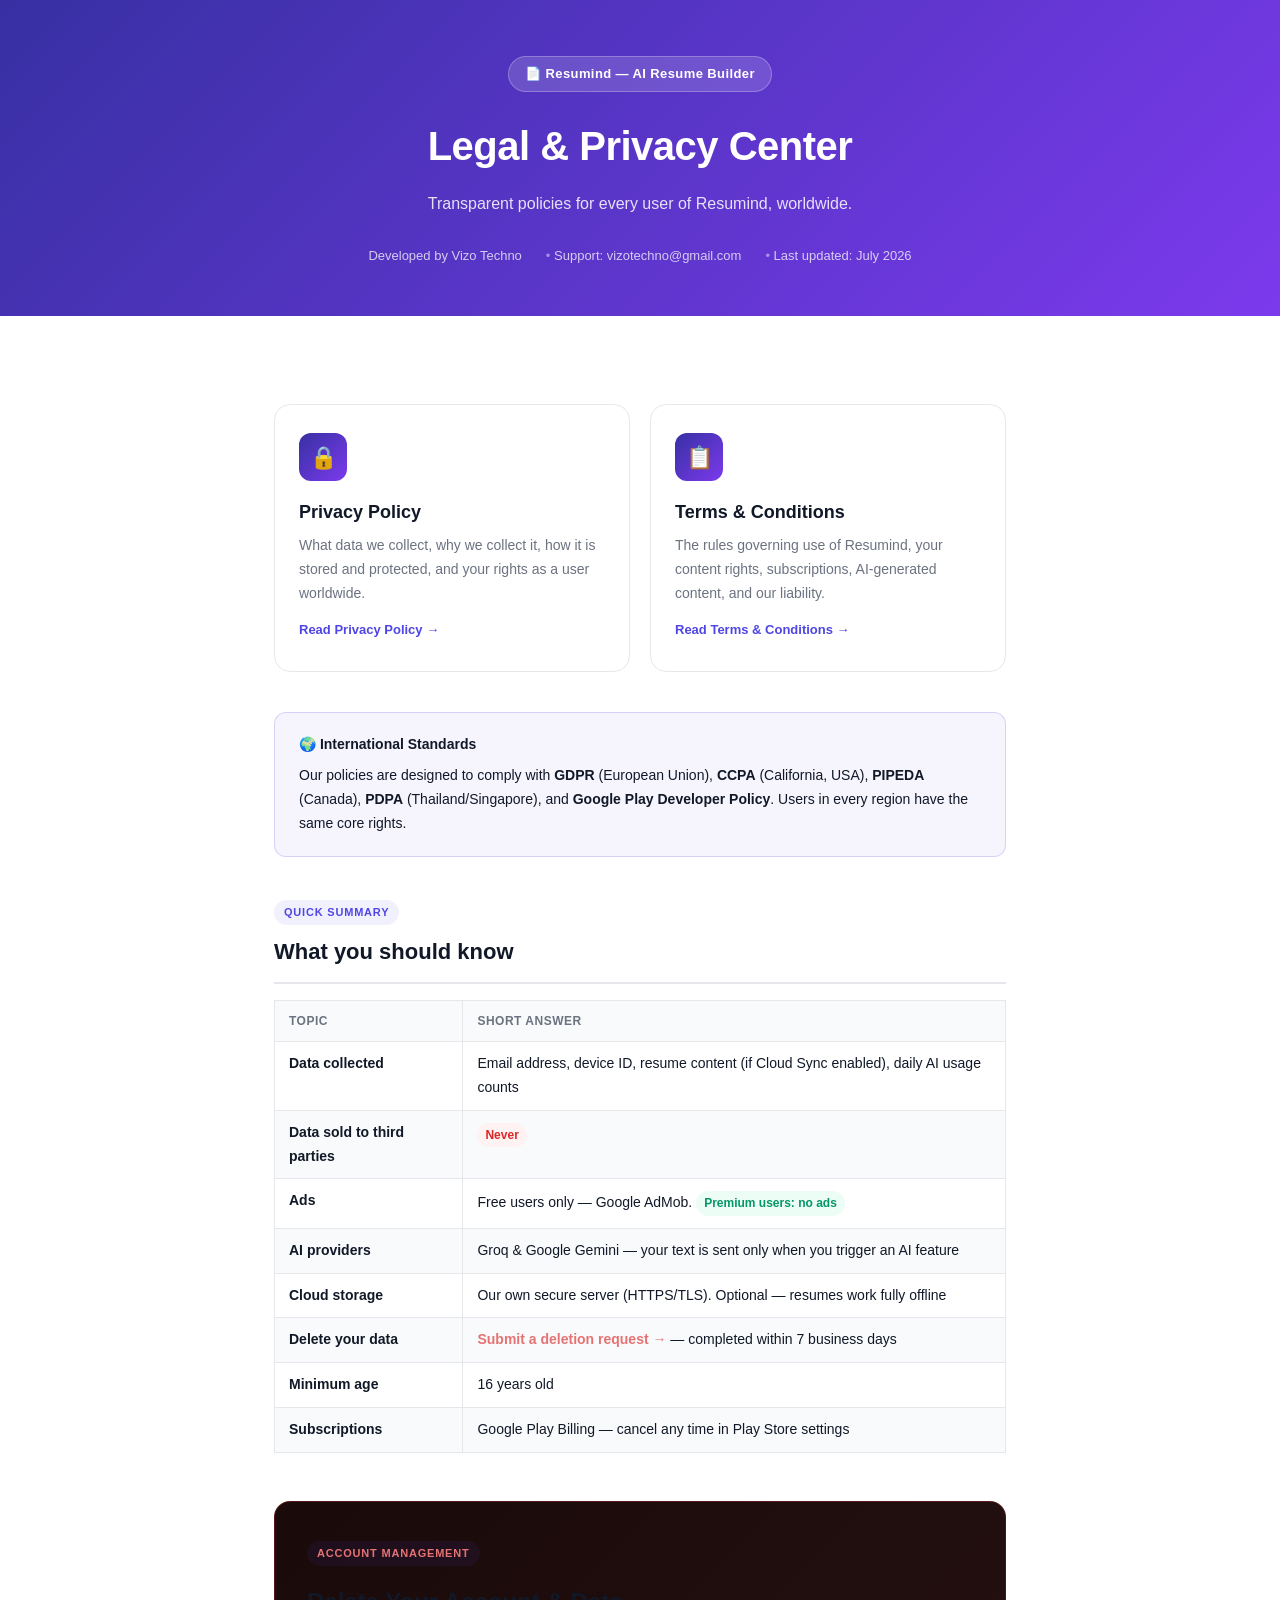
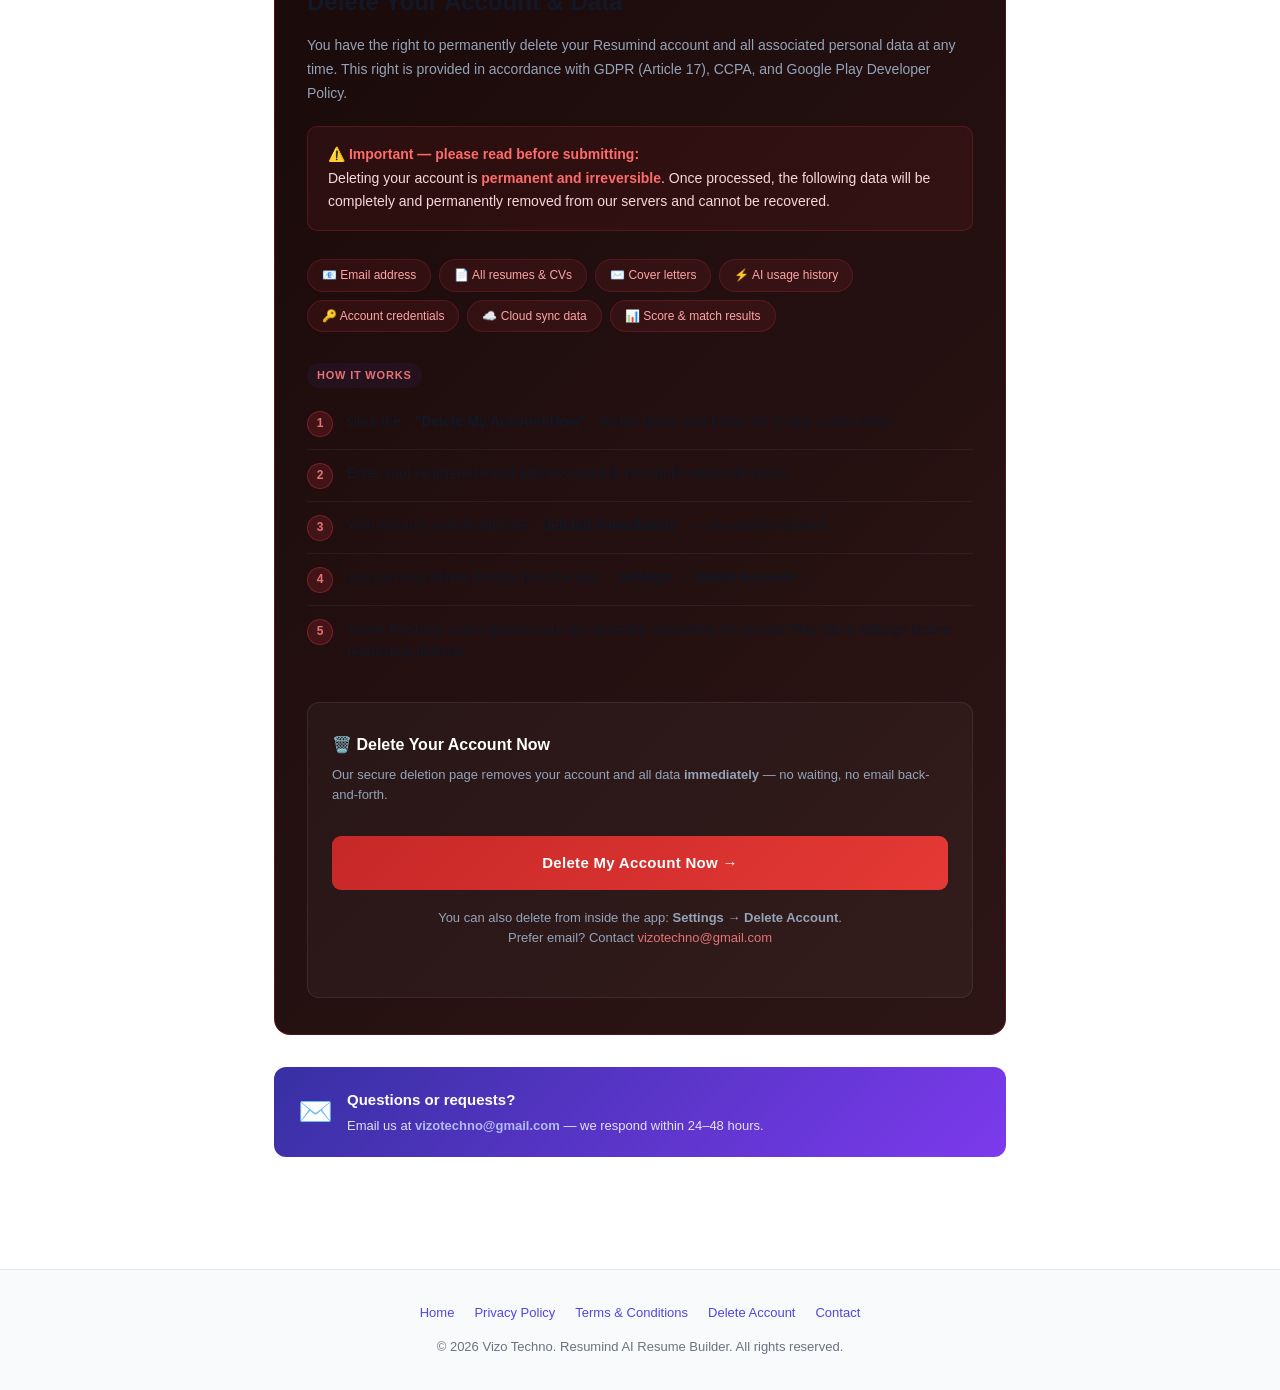
<file: index.html>
<!DOCTYPE html>
<html lang="en">
<head>
  <meta charset="UTF-8" />
  <meta name="viewport" content="width=device-width, initial-scale=1.0" />
  <title>Resumind — Legal &amp; Privacy</title>
  <meta name="description" content="Privacy Policy and Terms of Service for Resumind AI Resume Builder by Vizo Techno." />
  <link rel="stylesheet" href="style.css" />
  <style>
    /* ── Delete Account Section ─────────────────────────────── */
    .delete-hero {
      background: linear-gradient(135deg, #1a0a0a 0%, #2d1515 100%);
      border: 1px solid rgba(220, 53, 69, 0.25);
      border-radius: 16px;
      padding: 36px 32px;
      margin-top: 40px;
    }
    .delete-hero .section-label { color: #e57373; }
    .delete-warning {
      background: rgba(220, 53, 69, 0.08);
      border: 1px solid rgba(220, 53, 69, 0.22);
      border-radius: 10px;
      padding: 16px 20px;
      margin: 20px 0 28px;
      font-size: 14px;
      line-height: 1.7;
      color: #f8d7da;
    }
    .delete-warning strong { color: #ff6b6b; }
    .delete-steps {
      margin: 0 0 28px;
      padding-left: 0;
      list-style: none;
      counter-reset: steps;
    }
    .delete-steps li {
      counter-increment: steps;
      display: flex;
      align-items: flex-start;
      gap: 14px;
      padding: 12px 0;
      border-bottom: 1px solid rgba(255,255,255,0.05);
      font-size: 14px;
      line-height: 1.6;
    }
    .delete-steps li:last-child { border-bottom: none; }
    .delete-steps li::before {
      content: counter(steps);
      min-width: 26px;
      height: 26px;
      background: rgba(220,53,69,0.18);
      border: 1px solid rgba(220,53,69,0.35);
      border-radius: 50%;
      display: flex;
      align-items: center;
      justify-content: center;
      font-size: 12px;
      font-weight: 700;
      color: #e57373;
      flex-shrink: 0;
      margin-top: 1px;
    }
    .delete-form-wrap {
      background: rgba(255,255,255,0.03);
      border: 1px solid rgba(255,255,255,0.08);
      border-radius: 12px;
      padding: 28px 24px;
      margin-top: 8px;
    }
    .delete-form-wrap h3 {
      font-size: 16px;
      font-weight: 700;
      margin-bottom: 6px;
      color: #fff;
    }
    .delete-form-wrap p {
      font-size: 13px;
      color: #94a3b8;
      margin-bottom: 20px;
      line-height: 1.6;
    }
    .form-group { margin-bottom: 16px; }
    .form-group label {
      display: block;
      font-size: 12px;
      font-weight: 600;
      color: #94a3b8;
      text-transform: uppercase;
      letter-spacing: 0.6px;
      margin-bottom: 7px;
    }
    .form-group input,
    .form-group textarea,
    .form-group select {
      width: 100%;
      padding: 12px 16px;
      border-radius: 9px;
      border: 1px solid rgba(255,255,255,0.1);
      background: rgba(0,0,0,0.3);
      color: #fff;
      font-size: 14px;
      font-family: inherit;
      outline: none;
      transition: border-color 0.2s;
      box-sizing: border-box;
    }
    .form-group input:focus,
    .form-group textarea:focus,
    .form-group select:focus {
      border-color: #e57373;
    }
    .form-group select option { background: #1a1a2e; }
    .form-group textarea { resize: vertical; min-height: 100px; }
    .delete-btn {
      width: 100%;
      padding: 14px;
      background: linear-gradient(135deg, #c62828, #e53935);
      color: #fff;
      border: none;
      border-radius: 9px;
      font-size: 15px;
      font-weight: 700;
      cursor: pointer;
      letter-spacing: 0.3px;
      transition: opacity 0.2s, transform 0.1s;
      margin-top: 4px;
    }
    .delete-btn:hover { opacity: 0.88; transform: translateY(-1px); }
    .delete-btn:active { transform: translateY(0); }
    .form-note {
      font-size: 12px;
      color: #64748b;
      text-align: center;
      margin-top: 14px;
      line-height: 1.6;
    }
    .success-msg {
      display: none;
      background: rgba(34,197,94,0.10);
      border: 1px solid rgba(34,197,94,0.25);
      border-radius: 10px;
      padding: 20px;
      color: #86efac;
      font-size: 14px;
      text-align: center;
      line-height: 1.7;
      margin-top: 16px;
    }
    .data-deleted-list {
      display: flex;
      flex-wrap: wrap;
      gap: 8px;
      margin: 16px 0 0;
    }
    .data-tag {
      background: rgba(220,53,69,0.10);
      border: 1px solid rgba(220,53,69,0.20);
      border-radius: 20px;
      padding: 5px 14px;
      font-size: 12px;
      color: #fca5a5;
    }
  </style>
</head>
<body>

<header>
  <div class="header-badge">📄 Resumind — AI Resume Builder</div>
  <h1>Legal &amp; Privacy Center</h1>
  <p>Transparent policies for every user of Resumind, worldwide.</p>
  <div class="header-meta">
    <span>Developed by Vizo Techno</span>
    <span>Support: vizotechno@gmail.com</span>
    <span>Last updated: July 2026</span>
  </div>
</header>

<div class="container">

  <div class="hero-grid">
    <a class="hero-card" href="privacy-policy.html">
      <div class="icon">🔒</div>
      <h2>Privacy Policy</h2>
      <p>What data we collect, why we collect it, how it is stored and protected, and your rights as a user worldwide.</p>
      <div class="arrow">Read Privacy Policy →</div>
    </a>
    <a class="hero-card" href="terms.html">
      <div class="icon">📋</div>
      <h2>Terms &amp; Conditions</h2>
      <p>The rules governing use of Resumind, your content rights, subscriptions, AI-generated content, and our liability.</p>
      <div class="arrow">Read Terms &amp; Conditions →</div>
    </a>
  </div>

  <div class="card highlight">
    <div class="card-title">🌍 International Standards</div>
    <p>Our policies are designed to comply with <strong>GDPR</strong> (European Union), <strong>CCPA</strong> (California, USA), <strong>PIPEDA</strong> (Canada), <strong>PDPA</strong> (Thailand/Singapore), and <strong>Google Play Developer Policy</strong>. Users in every region have the same core rights.</p>
  </div>

  <div class="section" style="margin-top:40px;">
    <div class="section-label">Quick Summary</div>
    <h2>What you should know</h2>

    <table class="data-table">
      <thead>
        <tr>
          <th>Topic</th>
          <th>Short answer</th>
        </tr>
      </thead>
      <tbody>
        <tr>
          <td><strong>Data collected</strong></td>
          <td>Email address, device ID, resume content (if Cloud Sync enabled), daily AI usage counts</td>
        </tr>
        <tr>
          <td><strong>Data sold to third parties</strong></td>
          <td><span class="tag red">Never</span></td>
        </tr>
        <tr>
          <td><strong>Ads</strong></td>
          <td>Free users only — Google AdMob. <span class="tag green">Premium users: no ads</span></td>
        </tr>
        <tr>
          <td><strong>AI providers</strong></td>
          <td>Groq &amp; Google Gemini — your text is sent only when you trigger an AI feature</td>
        </tr>
        <tr>
          <td><strong>Cloud storage</strong></td>
          <td>Our own secure server (HTTPS/TLS). Optional — resumes work fully offline</td>
        </tr>
        <tr>
          <td><strong>Delete your data</strong></td>
          <td><a href="#delete-account" style="color:#e57373;font-weight:600;">Submit a deletion request →</a> — completed within 7 business days</td>
        </tr>
        <tr>
          <td><strong>Minimum age</strong></td>
          <td>16 years old</td>
        </tr>
        <tr>
          <td><strong>Subscriptions</strong></td>
          <td>Google Play Billing — cancel any time in Play Store settings</td>
        </tr>
      </tbody>
    </table>
  </div>

  <!-- ══════════════════════════════════════════════════════════
       DELETE ACCOUNT SECTION
  ══════════════════════════════════════════════════════════ -->
  <div id="delete-account" class="delete-hero">

    <div class="section-label">Account Management</div>
    <h2 style="margin-top:8px;margin-bottom:12px;">Delete Your Account &amp; Data</h2>
    <p style="font-size:14px;color:#94a3b8;line-height:1.7;margin-bottom:0;">
      You have the right to permanently delete your Resumind account and all associated personal data at any time.
      This right is provided in accordance with GDPR (Article 17), CCPA, and Google Play Developer Policy.
    </p>

    <div class="delete-warning">
      <strong>⚠️ Important — please read before submitting:</strong><br/>
      Deleting your account is <strong>permanent and irreversible</strong>. Once processed, the following data
      will be completely and permanently removed from our servers and cannot be recovered.
    </div>

    <div class="data-deleted-list">
      <span class="data-tag">📧 Email address</span>
      <span class="data-tag">📄 All resumes &amp; CVs</span>
      <span class="data-tag">✉️ Cover letters</span>
      <span class="data-tag">⚡ AI usage history</span>
      <span class="data-tag">🔑 Account credentials</span>
      <span class="data-tag">☁️ Cloud sync data</span>
      <span class="data-tag">📊 Score &amp; match results</span>
    </div>

    <div style="margin-top:28px;">
      <div class="section-label" style="margin-bottom:10px;">How it works</div>
      <ol class="delete-steps">
        <li>Click the <strong>"Delete My Account Now"</strong> button below and follow the 2-step confirmation.</li>
        <li>Enter your registered email address and tick the confirmation checkbox.</li>
        <li>Your account and all data are <strong>deleted immediately</strong> — no waiting required.</li>
        <li>You can also delete directly from the app: <strong>Settings → Delete Account</strong>.</li>
        <li>Active Premium subscriptions must be cancelled separately via Google Play Store settings before requesting deletion.</li>
      </ol>
    </div>

    <div class="delete-form-wrap">
      <h3>🗑️ Delete Your Account Now</h3>
      <p>Our secure deletion page removes your account and all data <strong>immediately</strong> — no waiting, no email back-and-forth.</p>

      <a href="https://cvbuilder.vizo-techno.com/delete-request.php" class="delete-btn" style="display:inline-block;text-align:center;text-decoration:none;margin-top:10px;padding:14px 28px;">
        Delete My Account Now →
      </a>

      <p class="form-note" style="margin-top:18px;">
        You can also delete from inside the app: <strong>Settings → Delete Account</strong>.<br/>
        Prefer email? Contact <a href="mailto:vizotechno@gmail.com?subject=Account%20Deletion%20Request%20%E2%80%94%20Resumind" style="color:#e57373;">vizotechno@gmail.com</a>
      </p>
    </div>

  </div>
  <!-- ══════════════════════════════════════════════════════════ -->

  <div class="contact-box">
    <div class="icon">✉️</div>
    <div>
      <h3>Questions or requests?</h3>
      <p>Email us at <a href="mailto:vizotechno@gmail.com">vizotechno@gmail.com</a> — we respond within 24–48 hours.</p>
    </div>
  </div>

</div>

<footer>
  <div class="footer-links">
    <a href="index.html">Home</a>
    <a href="privacy-policy.html">Privacy Policy</a>
    <a href="terms.html">Terms &amp; Conditions</a>
    <a href="#delete-account">Delete Account</a>
    <a href="mailto:vizotechno@gmail.com">Contact</a>
  </div>
  <p>© 2026 Vizo Techno. Resumind AI Resume Builder. All rights reserved.</p>
</footer>

<script>
  </script>

</body>
</html>
</file>
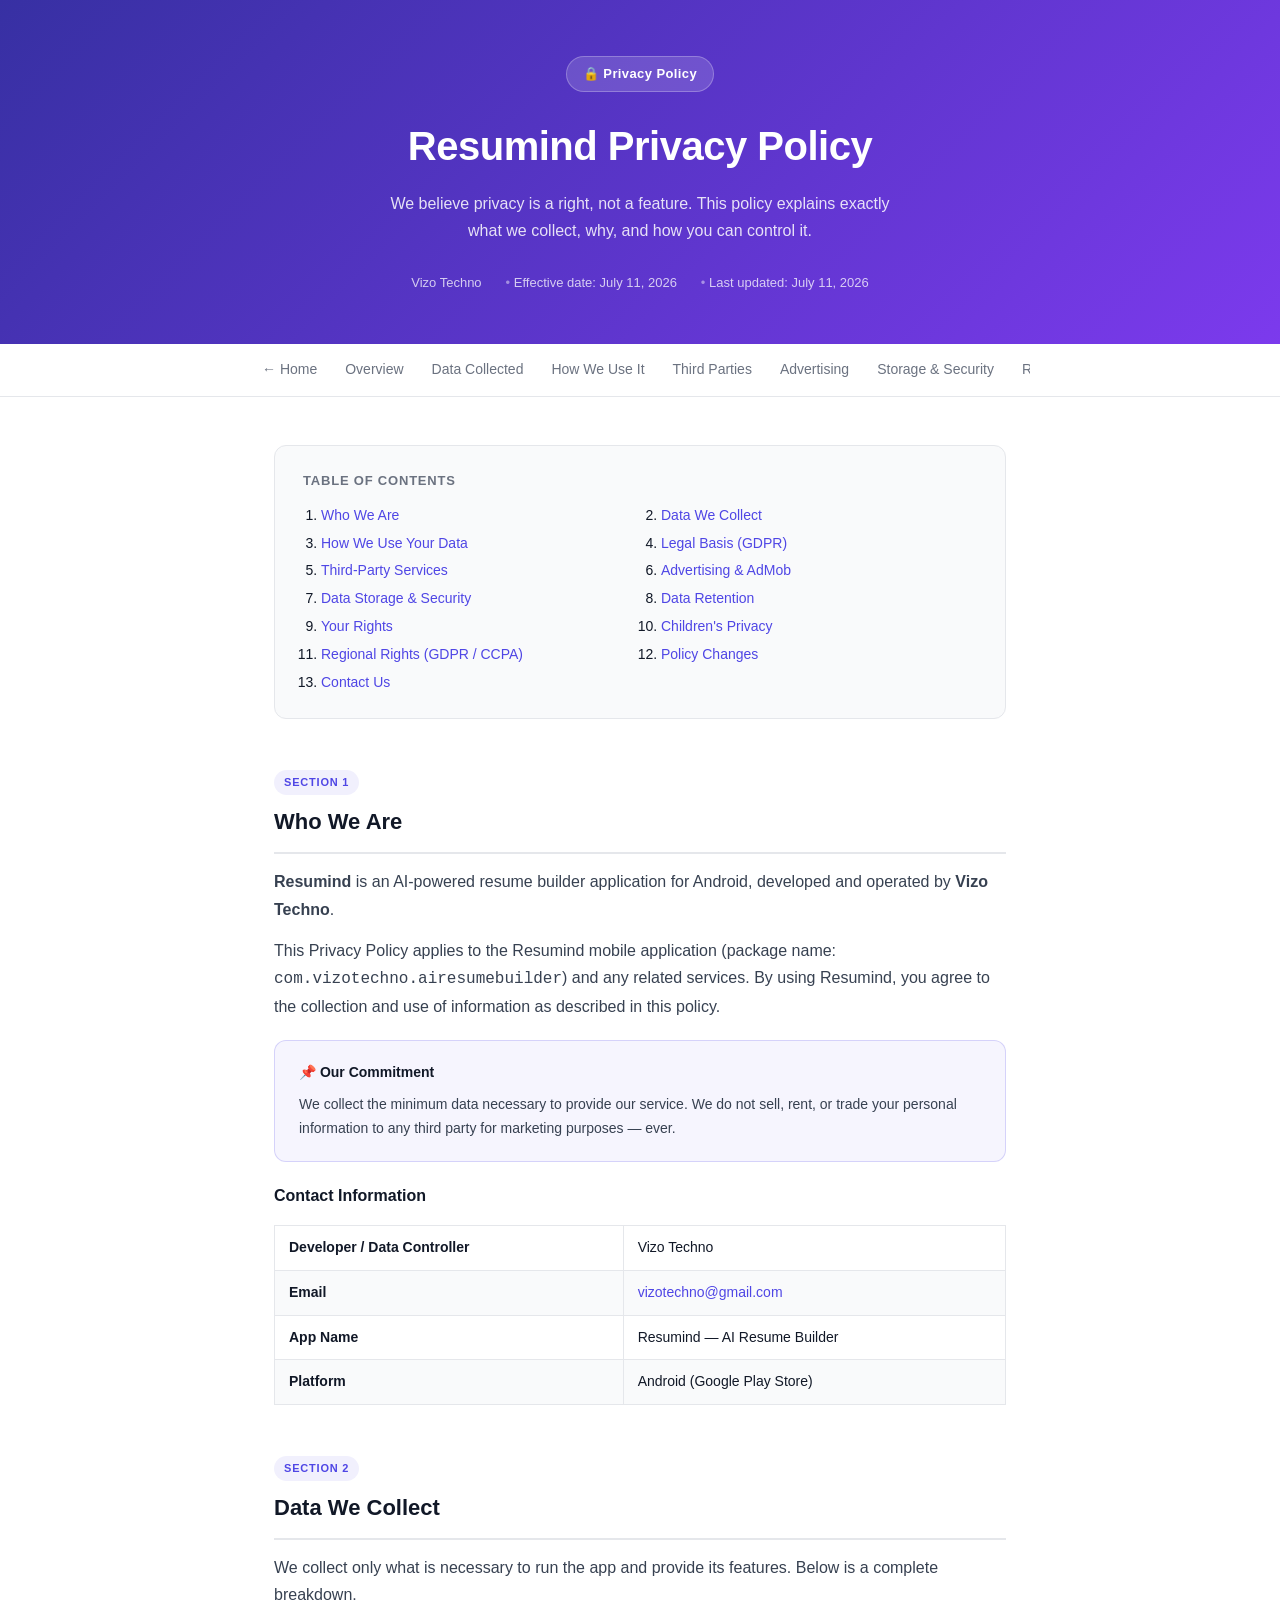
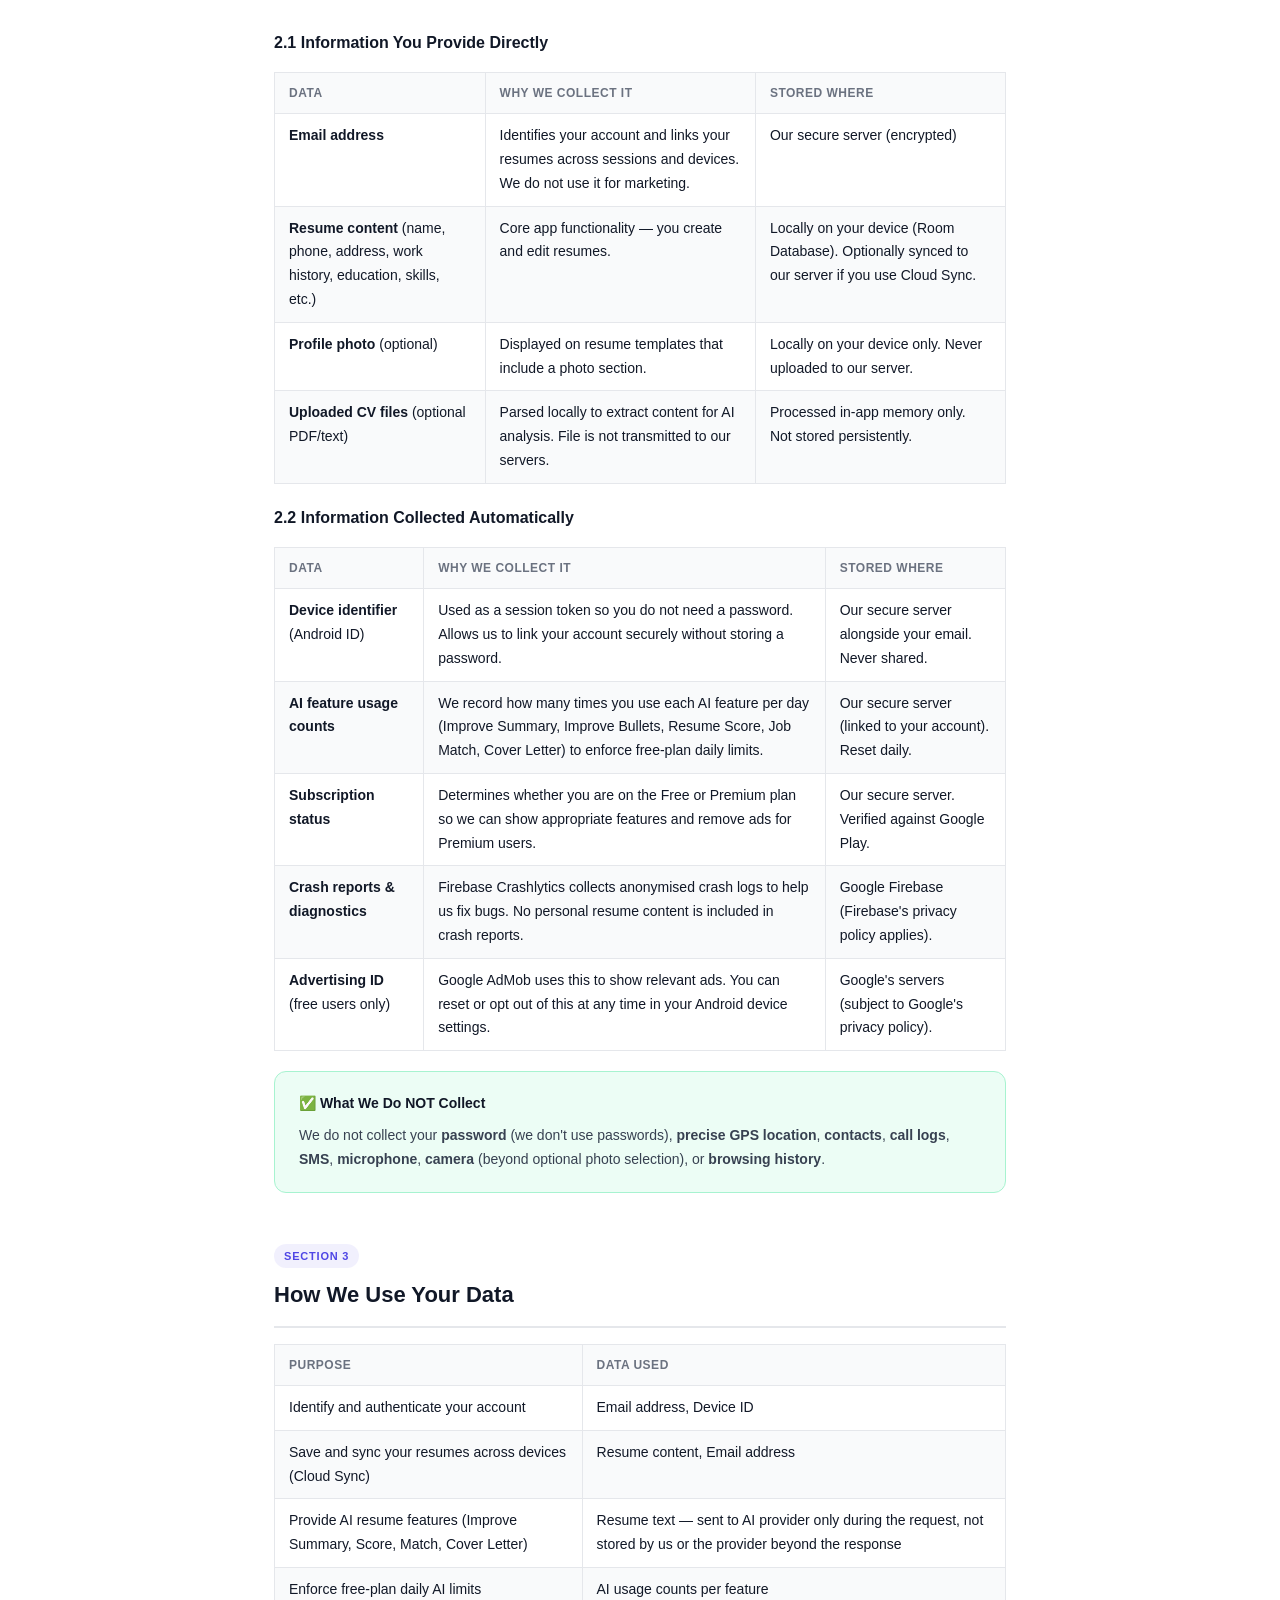
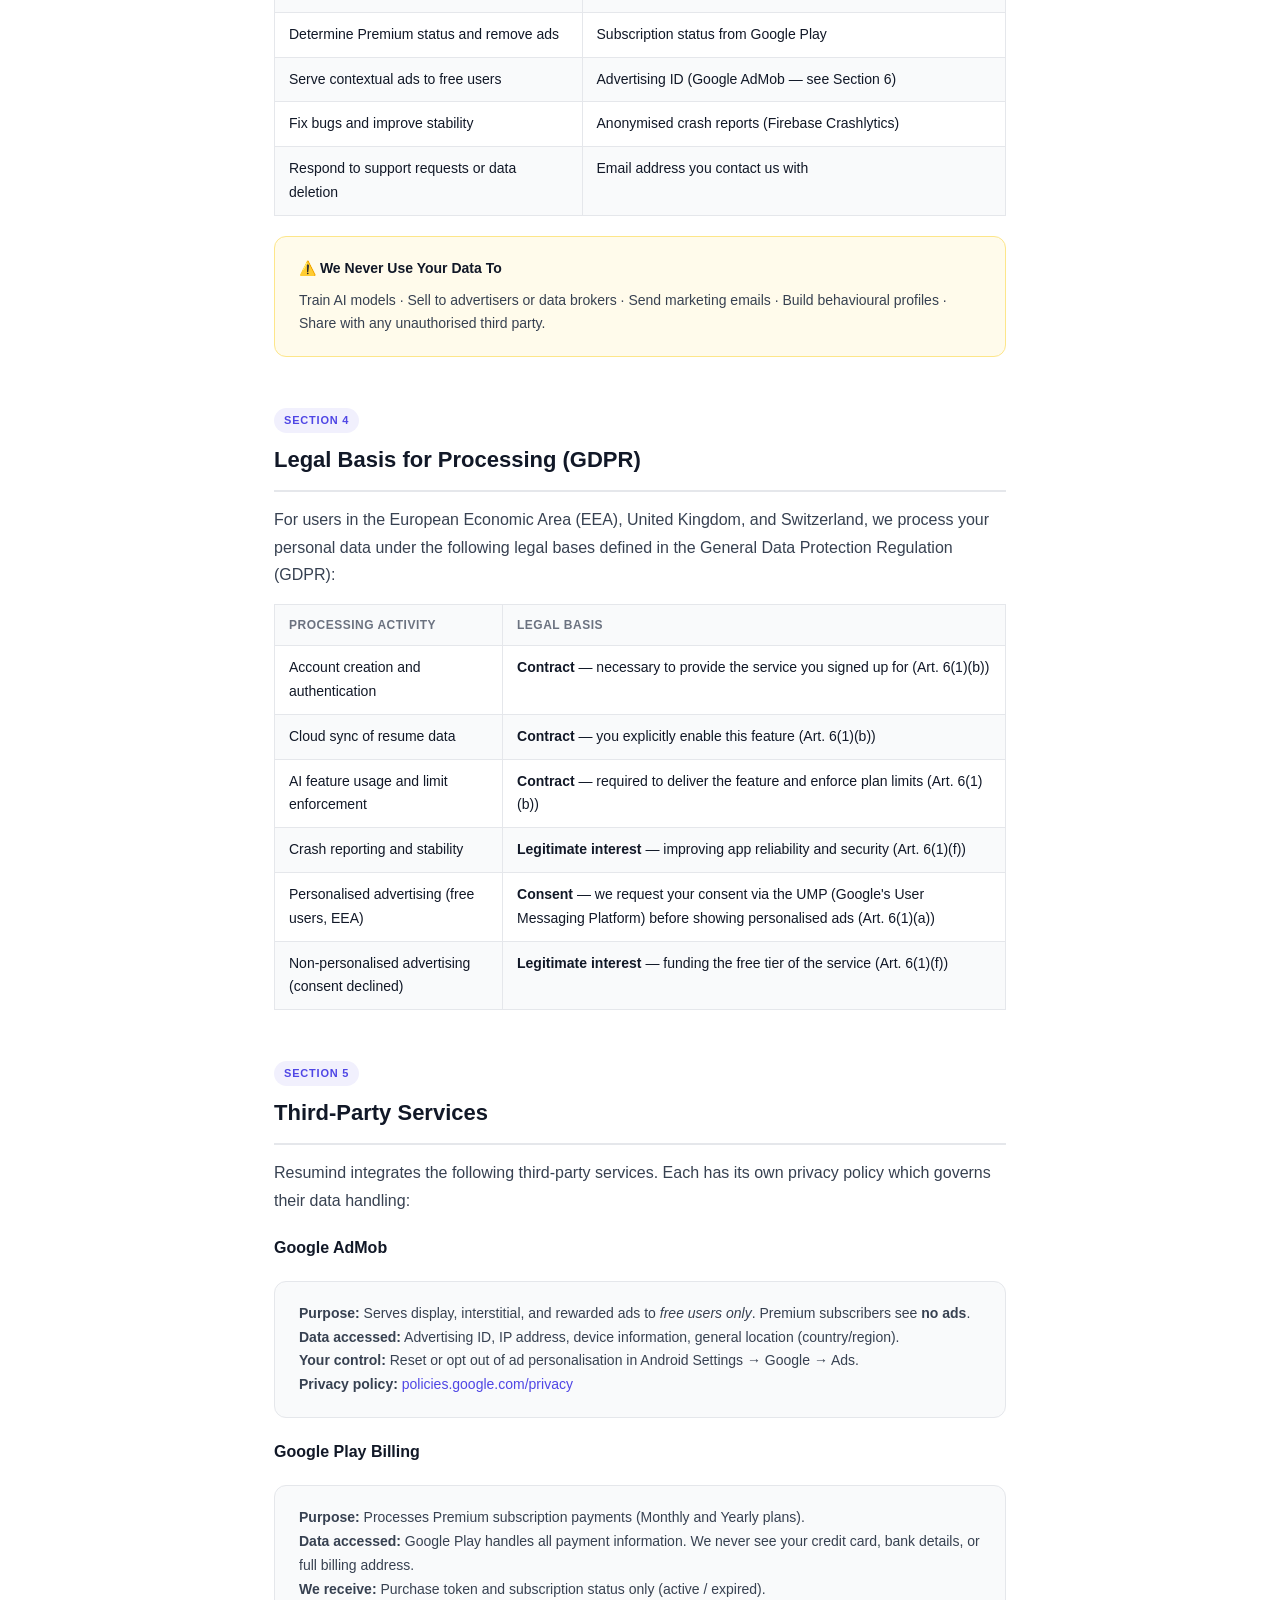
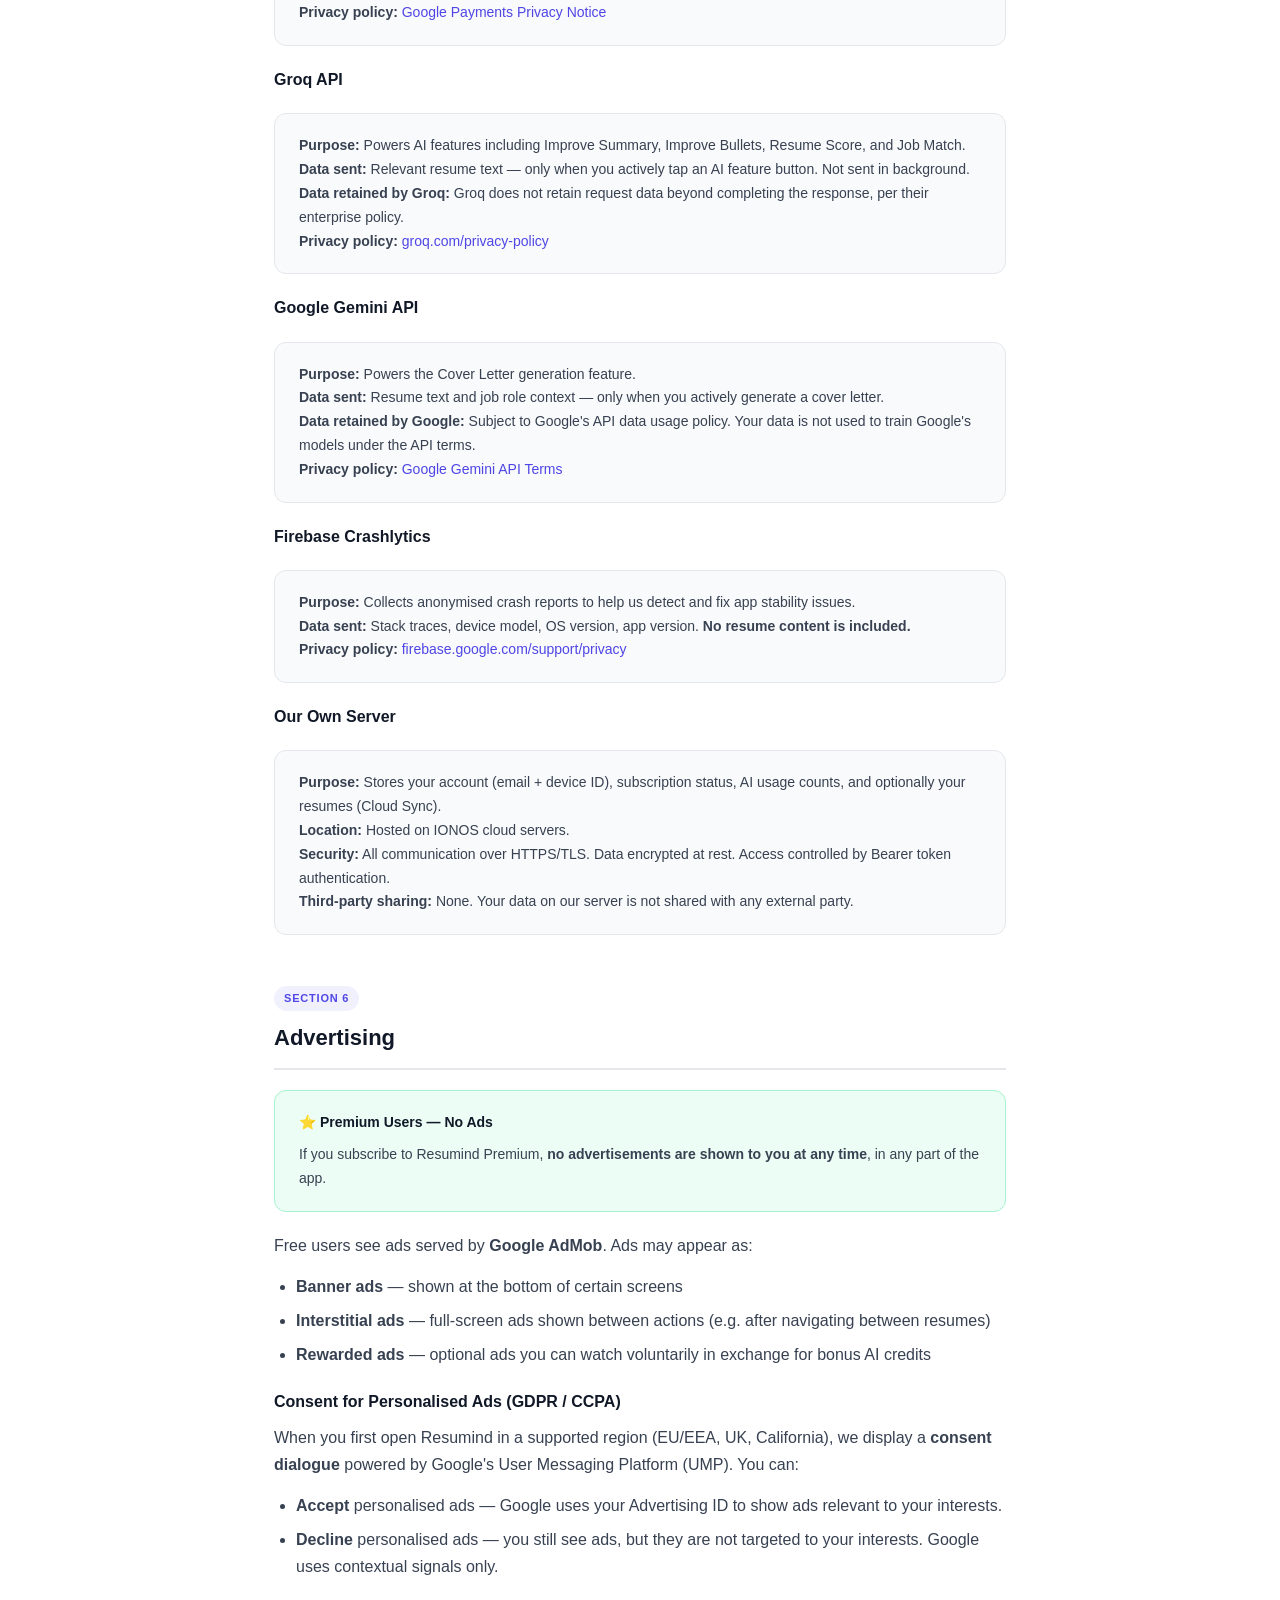
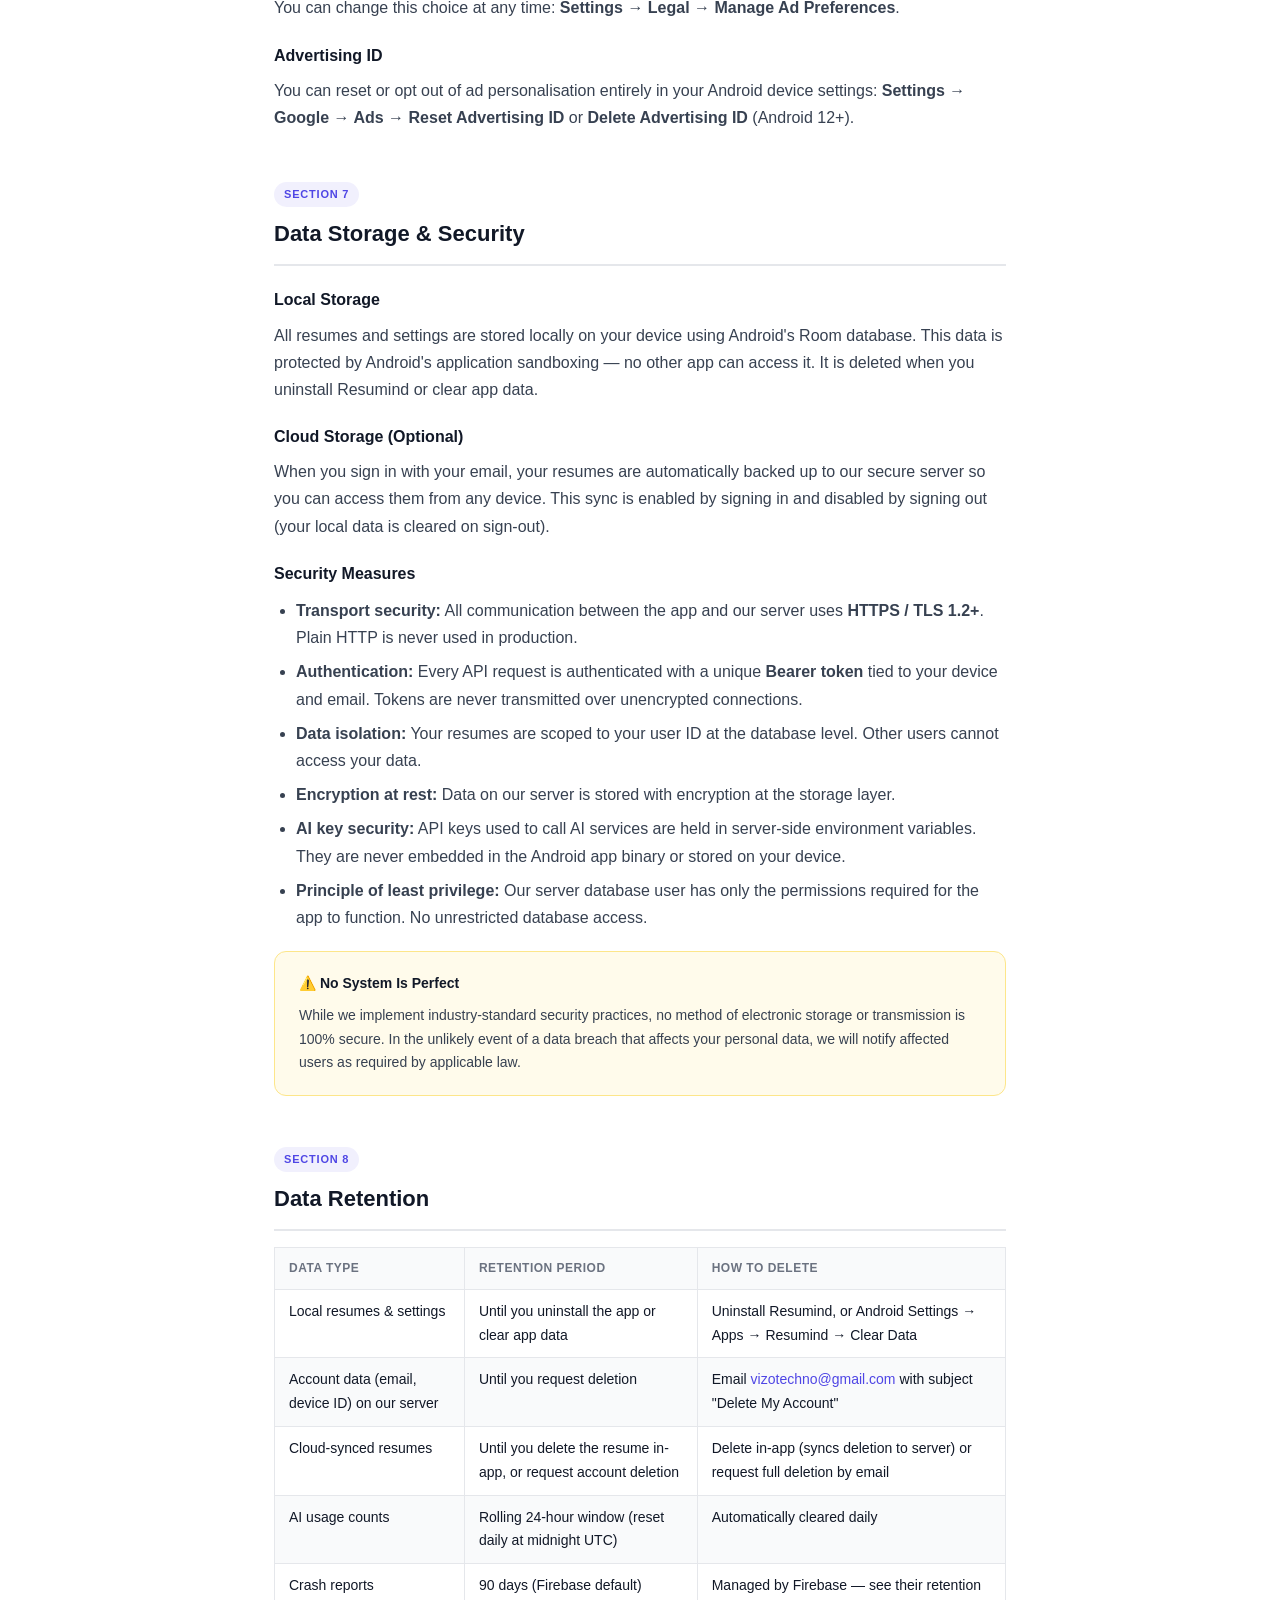
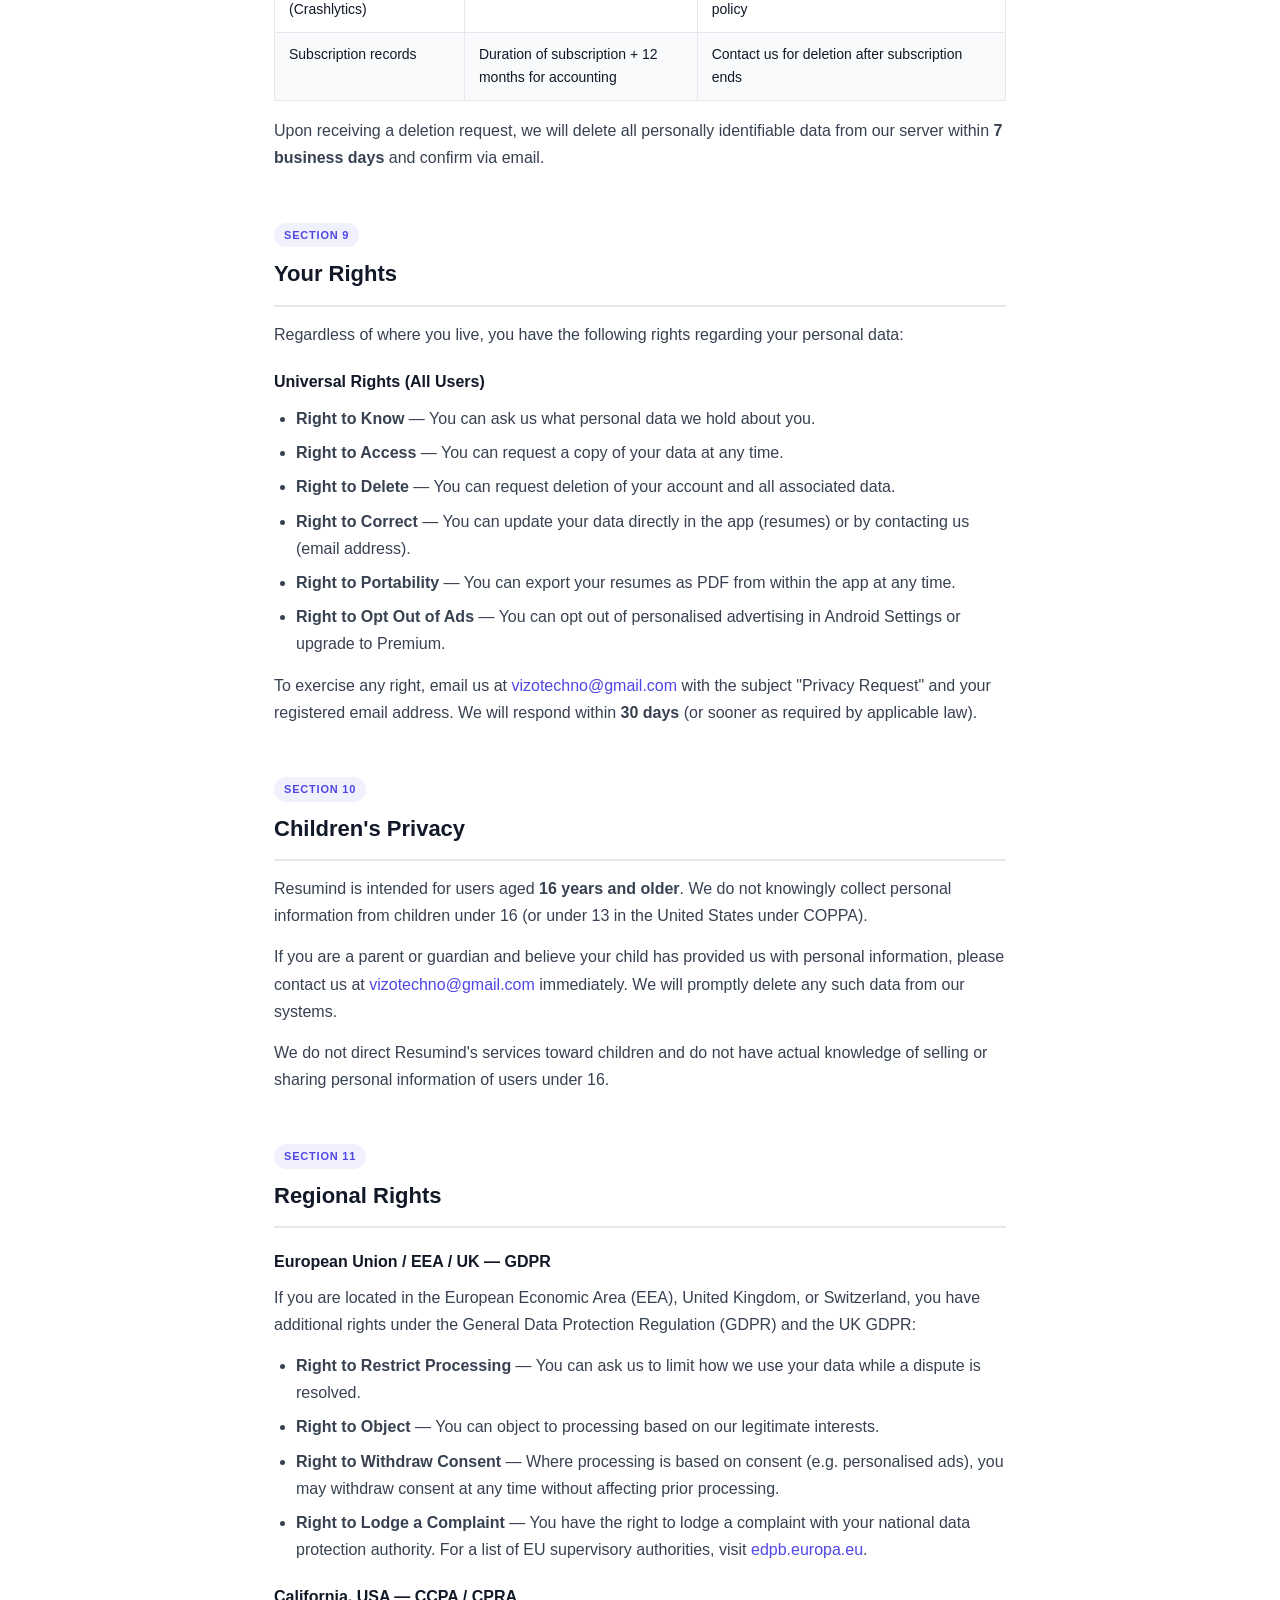
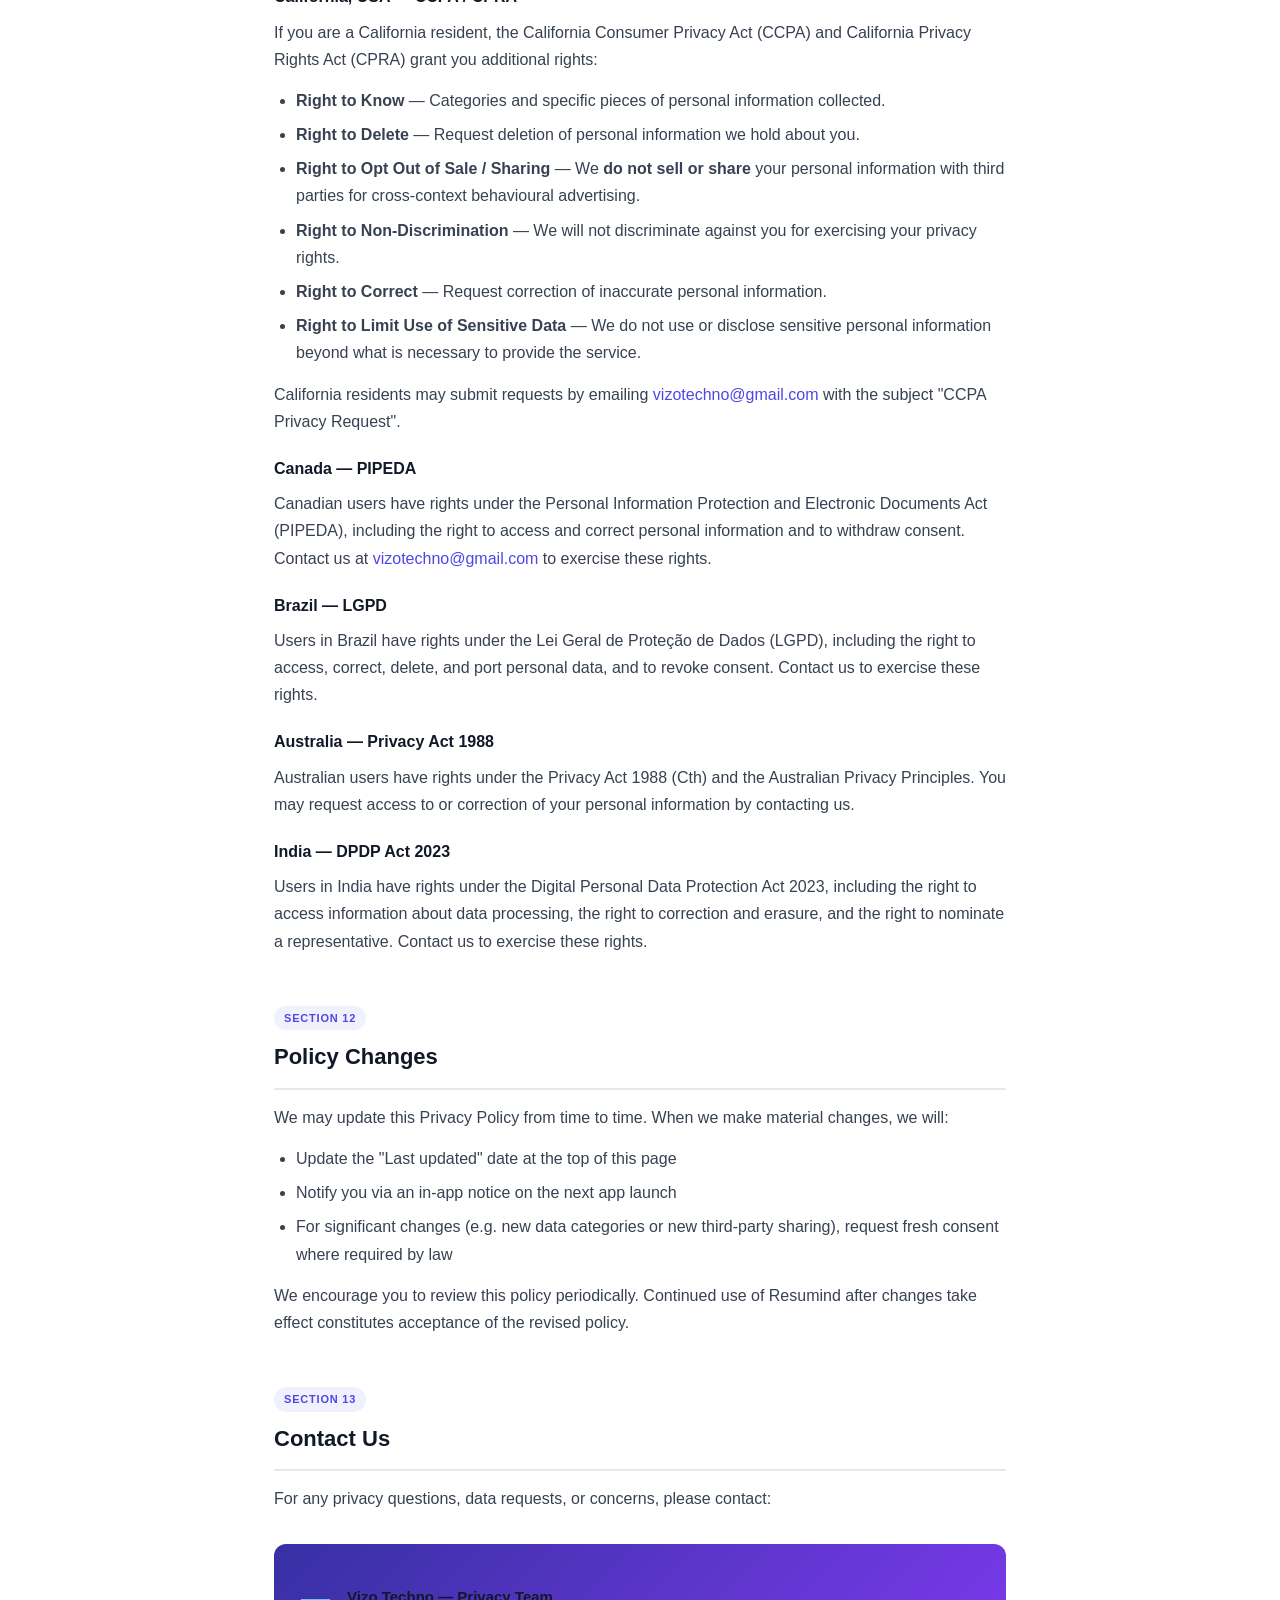
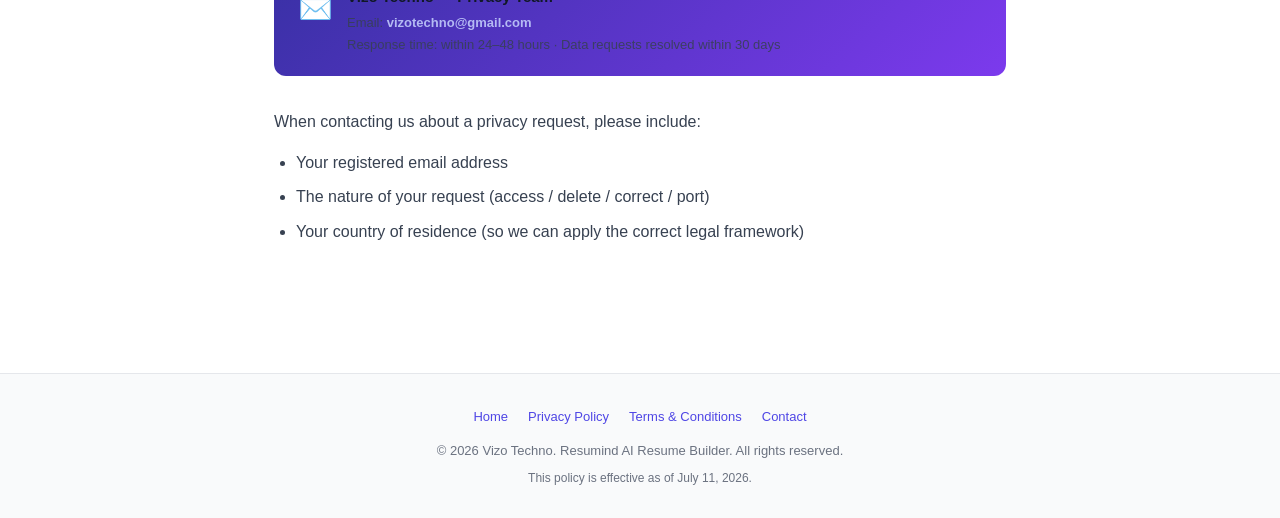
<file: privacy-policy.html>
<!DOCTYPE html>
<html lang="en">
<head>
  <meta charset="UTF-8" />
  <meta name="viewport" content="width=device-width, initial-scale=1.0" />
  <title>Privacy Policy — Resumind AI Resume Builder</title>
  <meta name="description" content="Privacy Policy for Resumind AI Resume Builder. Learn how Vizo Techno collects, uses, and protects your personal data." />
  <link rel="stylesheet" href="style.css" />
</head>
<body>

<header>
  <div class="header-badge">🔒 Privacy Policy</div>
  <h1>Resumind Privacy Policy</h1>
  <p>We believe privacy is a right, not a feature. This policy explains exactly what we collect, why, and how you can control it.</p>
  <div class="header-meta">
    <span>Vizo Techno</span>
    <span>Effective date: July 11, 2026</span>
    <span>Last updated: July 11, 2026</span>
  </div>
</header>

<nav class="topnav" aria-label="Page navigation">
  <div class="topnav-inner">
    <a href="index.html">← Home</a>
    <a href="#overview">Overview</a>
    <a href="#data-collected">Data Collected</a>
    <a href="#how-we-use">How We Use It</a>
    <a href="#third-parties">Third Parties</a>
    <a href="#advertising">Advertising</a>
    <a href="#storage">Storage &amp; Security</a>
    <a href="#retention">Retention</a>
    <a href="#your-rights">Your Rights</a>
    <a href="#children">Children</a>
    <a href="#regions">Regional Rights</a>
    <a href="#contact">Contact</a>
  </div>
</nav>

<div class="container">

  <nav class="toc" aria-label="Table of contents">
    <h2>Table of Contents</h2>
    <ol>
      <li><a href="#overview">Who We Are</a></li>
      <li><a href="#data-collected">Data We Collect</a></li>
      <li><a href="#how-we-use">How We Use Your Data</a></li>
      <li><a href="#legal-basis">Legal Basis (GDPR)</a></li>
      <li><a href="#third-parties">Third-Party Services</a></li>
      <li><a href="#advertising">Advertising &amp; AdMob</a></li>
      <li><a href="#storage">Data Storage &amp; Security</a></li>
      <li><a href="#retention">Data Retention</a></li>
      <li><a href="#your-rights">Your Rights</a></li>
      <li><a href="#children">Children's Privacy</a></li>
      <li><a href="#regions">Regional Rights (GDPR / CCPA)</a></li>
      <li><a href="#changes">Policy Changes</a></li>
      <li><a href="#contact">Contact Us</a></li>
    </ol>
  </nav>

  <!-- 1. Overview -->
  <section class="section" id="overview">
    <div class="section-label">Section 1</div>
    <h2>Who We Are</h2>
    <p><strong>Resumind</strong> is an AI-powered resume builder application for Android, developed and operated by <strong>Vizo Techno</strong>.</p>
    <p>This Privacy Policy applies to the Resumind mobile application (package name: <code>com.vizotechno.airesumebuilder</code>) and any related services. By using Resumind, you agree to the collection and use of information as described in this policy.</p>

    <div class="card highlight">
      <div class="card-title">📌 Our Commitment</div>
      <p>We collect the minimum data necessary to provide our service. We do not sell, rent, or trade your personal information to any third party for marketing purposes — ever.</p>
    </div>

    <h3>Contact Information</h3>
    <table class="data-table">
      <tr><td><strong>Developer / Data Controller</strong></td><td>Vizo Techno</td></tr>
      <tr><td><strong>Email</strong></td><td><a href="mailto:vizotechno@gmail.com">vizotechno@gmail.com</a></td></tr>
      <tr><td><strong>App Name</strong></td><td>Resumind — AI Resume Builder</td></tr>
      <tr><td><strong>Platform</strong></td><td>Android (Google Play Store)</td></tr>
    </table>
  </section>

  <!-- 2. Data Collected -->
  <section class="section" id="data-collected">
    <div class="section-label">Section 2</div>
    <h2>Data We Collect</h2>
    <p>We collect only what is necessary to run the app and provide its features. Below is a complete breakdown.</p>

    <h3>2.1 Information You Provide Directly</h3>
    <table class="data-table">
      <thead>
        <tr>
          <th>Data</th>
          <th>Why we collect it</th>
          <th>Stored where</th>
        </tr>
      </thead>
      <tbody>
        <tr>
          <td><strong>Email address</strong></td>
          <td>Identifies your account and links your resumes across sessions and devices. We do not use it for marketing.</td>
          <td>Our secure server (encrypted)</td>
        </tr>
        <tr>
          <td><strong>Resume content</strong> (name, phone, address, work history, education, skills, etc.)</td>
          <td>Core app functionality — you create and edit resumes.</td>
          <td>Locally on your device (Room Database). Optionally synced to our server if you use Cloud Sync.</td>
        </tr>
        <tr>
          <td><strong>Profile photo</strong> (optional)</td>
          <td>Displayed on resume templates that include a photo section.</td>
          <td>Locally on your device only. Never uploaded to our server.</td>
        </tr>
        <tr>
          <td><strong>Uploaded CV files</strong> (optional PDF/text)</td>
          <td>Parsed locally to extract content for AI analysis. File is not transmitted to our servers.</td>
          <td>Processed in-app memory only. Not stored persistently.</td>
        </tr>
      </tbody>
    </table>

    <h3>2.2 Information Collected Automatically</h3>
    <table class="data-table">
      <thead>
        <tr>
          <th>Data</th>
          <th>Why we collect it</th>
          <th>Stored where</th>
        </tr>
      </thead>
      <tbody>
        <tr>
          <td><strong>Device identifier</strong> (Android ID)</td>
          <td>Used as a session token so you do not need a password. Allows us to link your account securely without storing a password.</td>
          <td>Our secure server alongside your email. Never shared.</td>
        </tr>
        <tr>
          <td><strong>AI feature usage counts</strong></td>
          <td>We record how many times you use each AI feature per day (Improve Summary, Improve Bullets, Resume Score, Job Match, Cover Letter) to enforce free-plan daily limits.</td>
          <td>Our secure server (linked to your account). Reset daily.</td>
        </tr>
        <tr>
          <td><strong>Subscription status</strong></td>
          <td>Determines whether you are on the Free or Premium plan so we can show appropriate features and remove ads for Premium users.</td>
          <td>Our secure server. Verified against Google Play.</td>
        </tr>
        <tr>
          <td><strong>Crash reports &amp; diagnostics</strong></td>
          <td>Firebase Crashlytics collects anonymised crash logs to help us fix bugs. No personal resume content is included in crash reports.</td>
          <td>Google Firebase (Firebase's privacy policy applies).</td>
        </tr>
        <tr>
          <td><strong>Advertising ID</strong> (free users only)</td>
          <td>Google AdMob uses this to show relevant ads. You can reset or opt out of this at any time in your Android device settings.</td>
          <td>Google's servers (subject to Google's privacy policy).</td>
        </tr>
      </tbody>
    </table>

    <div class="card success">
      <div class="card-title">✅ What We Do NOT Collect</div>
      <p>We do not collect your <strong>password</strong> (we don't use passwords), <strong>precise GPS location</strong>, <strong>contacts</strong>, <strong>call logs</strong>, <strong>SMS</strong>, <strong>microphone</strong>, <strong>camera</strong> (beyond optional photo selection), or <strong>browsing history</strong>.</p>
    </div>
  </section>

  <!-- 3. How We Use -->
  <section class="section" id="how-we-use">
    <div class="section-label">Section 3</div>
    <h2>How We Use Your Data</h2>

    <table class="data-table">
      <thead>
        <tr>
          <th>Purpose</th>
          <th>Data used</th>
        </tr>
      </thead>
      <tbody>
        <tr>
          <td>Identify and authenticate your account</td>
          <td>Email address, Device ID</td>
        </tr>
        <tr>
          <td>Save and sync your resumes across devices (Cloud Sync)</td>
          <td>Resume content, Email address</td>
        </tr>
        <tr>
          <td>Provide AI resume features (Improve Summary, Score, Match, Cover Letter)</td>
          <td>Resume text — sent to AI provider only during the request, not stored by us or the provider beyond the response</td>
        </tr>
        <tr>
          <td>Enforce free-plan daily AI limits</td>
          <td>AI usage counts per feature</td>
        </tr>
        <tr>
          <td>Determine Premium status and remove ads</td>
          <td>Subscription status from Google Play</td>
        </tr>
        <tr>
          <td>Serve contextual ads to free users</td>
          <td>Advertising ID (Google AdMob — see Section 6)</td>
        </tr>
        <tr>
          <td>Fix bugs and improve stability</td>
          <td>Anonymised crash reports (Firebase Crashlytics)</td>
        </tr>
        <tr>
          <td>Respond to support requests or data deletion</td>
          <td>Email address you contact us with</td>
        </tr>
      </tbody>
    </table>

    <div class="card warning">
      <div class="card-title">⚠️ We Never Use Your Data To</div>
      <p>Train AI models · Sell to advertisers or data brokers · Send marketing emails · Build behavioural profiles · Share with any unauthorised third party.</p>
    </div>
  </section>

  <!-- 4. Legal Basis -->
  <section class="section" id="legal-basis">
    <div class="section-label">Section 4</div>
    <h2>Legal Basis for Processing (GDPR)</h2>
    <p>For users in the European Economic Area (EEA), United Kingdom, and Switzerland, we process your personal data under the following legal bases defined in the General Data Protection Regulation (GDPR):</p>

    <table class="data-table">
      <thead>
        <tr>
          <th>Processing activity</th>
          <th>Legal basis</th>
        </tr>
      </thead>
      <tbody>
        <tr>
          <td>Account creation and authentication</td>
          <td><strong>Contract</strong> — necessary to provide the service you signed up for (Art. 6(1)(b))</td>
        </tr>
        <tr>
          <td>Cloud sync of resume data</td>
          <td><strong>Contract</strong> — you explicitly enable this feature (Art. 6(1)(b))</td>
        </tr>
        <tr>
          <td>AI feature usage and limit enforcement</td>
          <td><strong>Contract</strong> — required to deliver the feature and enforce plan limits (Art. 6(1)(b))</td>
        </tr>
        <tr>
          <td>Crash reporting and stability</td>
          <td><strong>Legitimate interest</strong> — improving app reliability and security (Art. 6(1)(f))</td>
        </tr>
        <tr>
          <td>Personalised advertising (free users, EEA)</td>
          <td><strong>Consent</strong> — we request your consent via the UMP (Google's User Messaging Platform) before showing personalised ads (Art. 6(1)(a))</td>
        </tr>
        <tr>
          <td>Non-personalised advertising (consent declined)</td>
          <td><strong>Legitimate interest</strong> — funding the free tier of the service (Art. 6(1)(f))</td>
        </tr>
      </tbody>
    </table>
  </section>

  <!-- 5. Third Parties -->
  <section class="section" id="third-parties">
    <div class="section-label">Section 5</div>
    <h2>Third-Party Services</h2>
    <p>Resumind integrates the following third-party services. Each has its own privacy policy which governs their data handling:</p>

    <h3>Google AdMob</h3>
    <div class="card">
      <p><strong>Purpose:</strong> Serves display, interstitial, and rewarded ads to <em>free users only</em>. Premium subscribers see <strong>no ads</strong>.<br>
      <strong>Data accessed:</strong> Advertising ID, IP address, device information, general location (country/region).<br>
      <strong>Your control:</strong> Reset or opt out of ad personalisation in Android Settings → Google → Ads.<br>
      <strong>Privacy policy:</strong> <a href="https://policies.google.com/privacy" target="_blank" rel="noopener">policies.google.com/privacy</a></p>
    </div>

    <h3>Google Play Billing</h3>
    <div class="card">
      <p><strong>Purpose:</strong> Processes Premium subscription payments (Monthly and Yearly plans).<br>
      <strong>Data accessed:</strong> Google Play handles all payment information. We never see your credit card, bank details, or full billing address.<br>
      <strong>We receive:</strong> Purchase token and subscription status only (active / expired).<br>
      <strong>Privacy policy:</strong> <a href="https://payments.google.com/payments/apis-secure/get_legal_document?ldo=0&ldt=privacynotice" target="_blank" rel="noopener">Google Payments Privacy Notice</a></p>
    </div>

    <h3>Groq API</h3>
    <div class="card">
      <p><strong>Purpose:</strong> Powers AI features including Improve Summary, Improve Bullets, Resume Score, and Job Match.<br>
      <strong>Data sent:</strong> Relevant resume text — only when you actively tap an AI feature button. Not sent in background.<br>
      <strong>Data retained by Groq:</strong> Groq does not retain request data beyond completing the response, per their enterprise policy.<br>
      <strong>Privacy policy:</strong> <a href="https://groq.com/privacy-policy/" target="_blank" rel="noopener">groq.com/privacy-policy</a></p>
    </div>

    <h3>Google Gemini API</h3>
    <div class="card">
      <p><strong>Purpose:</strong> Powers the Cover Letter generation feature.<br>
      <strong>Data sent:</strong> Resume text and job role context — only when you actively generate a cover letter.<br>
      <strong>Data retained by Google:</strong> Subject to Google's API data usage policy. Your data is not used to train Google's models under the API terms.<br>
      <strong>Privacy policy:</strong> <a href="https://ai.google.dev/gemini-api/terms" target="_blank" rel="noopener">Google Gemini API Terms</a></p>
    </div>

    <h3>Firebase Crashlytics</h3>
    <div class="card">
      <p><strong>Purpose:</strong> Collects anonymised crash reports to help us detect and fix app stability issues.<br>
      <strong>Data sent:</strong> Stack traces, device model, OS version, app version. <strong>No resume content is included.</strong><br>
      <strong>Privacy policy:</strong> <a href="https://firebase.google.com/support/privacy" target="_blank" rel="noopener">firebase.google.com/support/privacy</a></p>
    </div>

    <h3>Our Own Server</h3>
    <div class="card">
      <p><strong>Purpose:</strong> Stores your account (email + device ID), subscription status, AI usage counts, and optionally your resumes (Cloud Sync).<br>
      <strong>Location:</strong> Hosted on IONOS cloud servers.<br>
      <strong>Security:</strong> All communication over HTTPS/TLS. Data encrypted at rest. Access controlled by Bearer token authentication.<br>
      <strong>Third-party sharing:</strong> None. Your data on our server is not shared with any external party.</p>
    </div>
  </section>

  <!-- 6. Advertising -->
  <section class="section" id="advertising">
    <div class="section-label">Section 6</div>
    <h2>Advertising</h2>

    <div class="card success">
      <div class="card-title">⭐ Premium Users — No Ads</div>
      <p>If you subscribe to Resumind Premium, <strong>no advertisements are shown to you at any time</strong>, in any part of the app.</p>
    </div>

    <p>Free users see ads served by <strong>Google AdMob</strong>. Ads may appear as:</p>
    <ul>
      <li><strong>Banner ads</strong> — shown at the bottom of certain screens</li>
      <li><strong>Interstitial ads</strong> — full-screen ads shown between actions (e.g. after navigating between resumes)</li>
      <li><strong>Rewarded ads</strong> — optional ads you can watch voluntarily in exchange for bonus AI credits</li>
    </ul>

    <h3>Consent for Personalised Ads (GDPR / CCPA)</h3>
    <p>When you first open Resumind in a supported region (EU/EEA, UK, California), we display a <strong>consent dialogue</strong> powered by Google's User Messaging Platform (UMP). You can:</p>
    <ul>
      <li><strong>Accept</strong> personalised ads — Google uses your Advertising ID to show ads relevant to your interests.</li>
      <li><strong>Decline</strong> personalised ads — you still see ads, but they are not targeted to your interests. Google uses contextual signals only.</li>
    </ul>
    <p>You can change this choice at any time: <strong>Settings → Legal → Manage Ad Preferences</strong>.</p>

    <h3>Advertising ID</h3>
    <p>You can reset or opt out of ad personalisation entirely in your Android device settings: <strong>Settings → Google → Ads → Reset Advertising ID</strong> or <strong>Delete Advertising ID</strong> (Android 12+).</p>
  </section>

  <!-- 7. Storage & Security -->
  <section class="section" id="storage">
    <div class="section-label">Section 7</div>
    <h2>Data Storage &amp; Security</h2>

    <h3>Local Storage</h3>
    <p>All resumes and settings are stored locally on your device using Android's Room database. This data is protected by Android's application sandboxing — no other app can access it. It is deleted when you uninstall Resumind or clear app data.</p>

    <h3>Cloud Storage (Optional)</h3>
    <p>When you sign in with your email, your resumes are automatically backed up to our secure server so you can access them from any device. This sync is enabled by signing in and disabled by signing out (your local data is cleared on sign-out).</p>

    <h3>Security Measures</h3>
    <ul>
      <li><strong>Transport security:</strong> All communication between the app and our server uses <strong>HTTPS / TLS 1.2+</strong>. Plain HTTP is never used in production.</li>
      <li><strong>Authentication:</strong> Every API request is authenticated with a unique <strong>Bearer token</strong> tied to your device and email. Tokens are never transmitted over unencrypted connections.</li>
      <li><strong>Data isolation:</strong> Your resumes are scoped to your user ID at the database level. Other users cannot access your data.</li>
      <li><strong>Encryption at rest:</strong> Data on our server is stored with encryption at the storage layer.</li>
      <li><strong>AI key security:</strong> API keys used to call AI services are held in server-side environment variables. They are never embedded in the Android app binary or stored on your device.</li>
      <li><strong>Principle of least privilege:</strong> Our server database user has only the permissions required for the app to function. No unrestricted database access.</li>
    </ul>

    <div class="card warning">
      <div class="card-title">⚠️ No System Is Perfect</div>
      <p>While we implement industry-standard security practices, no method of electronic storage or transmission is 100% secure. In the unlikely event of a data breach that affects your personal data, we will notify affected users as required by applicable law.</p>
    </div>
  </section>

  <!-- 8. Retention -->
  <section class="section" id="retention">
    <div class="section-label">Section 8</div>
    <h2>Data Retention</h2>

    <table class="data-table">
      <thead>
        <tr>
          <th>Data type</th>
          <th>Retention period</th>
          <th>How to delete</th>
        </tr>
      </thead>
      <tbody>
        <tr>
          <td>Local resumes &amp; settings</td>
          <td>Until you uninstall the app or clear app data</td>
          <td>Uninstall Resumind, or Android Settings → Apps → Resumind → Clear Data</td>
        </tr>
        <tr>
          <td>Account data (email, device ID) on our server</td>
          <td>Until you request deletion</td>
          <td>Email <a href="mailto:vizotechno@gmail.com">vizotechno@gmail.com</a> with subject "Delete My Account"</td>
        </tr>
        <tr>
          <td>Cloud-synced resumes</td>
          <td>Until you delete the resume in-app, or request account deletion</td>
          <td>Delete in-app (syncs deletion to server) or request full deletion by email</td>
        </tr>
        <tr>
          <td>AI usage counts</td>
          <td>Rolling 24-hour window (reset daily at midnight UTC)</td>
          <td>Automatically cleared daily</td>
        </tr>
        <tr>
          <td>Crash reports (Crashlytics)</td>
          <td>90 days (Firebase default)</td>
          <td>Managed by Firebase — see their retention policy</td>
        </tr>
        <tr>
          <td>Subscription records</td>
          <td>Duration of subscription + 12 months for accounting</td>
          <td>Contact us for deletion after subscription ends</td>
        </tr>
      </tbody>
    </table>

    <p>Upon receiving a deletion request, we will delete all personally identifiable data from our server within <strong>7 business days</strong> and confirm via email.</p>
  </section>

  <!-- 9. Your Rights -->
  <section class="section" id="your-rights">
    <div class="section-label">Section 9</div>
    <h2>Your Rights</h2>
    <p>Regardless of where you live, you have the following rights regarding your personal data:</p>

    <h3>Universal Rights (All Users)</h3>
    <ul>
      <li><strong>Right to Know</strong> — You can ask us what personal data we hold about you.</li>
      <li><strong>Right to Access</strong> — You can request a copy of your data at any time.</li>
      <li><strong>Right to Delete</strong> — You can request deletion of your account and all associated data.</li>
      <li><strong>Right to Correct</strong> — You can update your data directly in the app (resumes) or by contacting us (email address).</li>
      <li><strong>Right to Portability</strong> — You can export your resumes as PDF from within the app at any time.</li>
      <li><strong>Right to Opt Out of Ads</strong> — You can opt out of personalised advertising in Android Settings or upgrade to Premium.</li>
    </ul>

    <p>To exercise any right, email us at <a href="mailto:vizotechno@gmail.com">vizotechno@gmail.com</a> with the subject "Privacy Request" and your registered email address. We will respond within <strong>30 days</strong> (or sooner as required by applicable law).</p>
  </section>

  <!-- 10. Children -->
  <section class="section" id="children">
    <div class="section-label">Section 10</div>
    <h2>Children's Privacy</h2>
    <p>Resumind is intended for users aged <strong>16 years and older</strong>. We do not knowingly collect personal information from children under 16 (or under 13 in the United States under COPPA).</p>
    <p>If you are a parent or guardian and believe your child has provided us with personal information, please contact us at <a href="mailto:vizotechno@gmail.com">vizotechno@gmail.com</a> immediately. We will promptly delete any such data from our systems.</p>
    <p>We do not direct Resumind's services toward children and do not have actual knowledge of selling or sharing personal information of users under 16.</p>
  </section>

  <!-- 11. Regional Rights -->
  <section class="section" id="regions">
    <div class="section-label">Section 11</div>
    <h2>Regional Rights</h2>

    <h3>European Union / EEA / UK — GDPR</h3>
    <p>If you are located in the European Economic Area (EEA), United Kingdom, or Switzerland, you have additional rights under the General Data Protection Regulation (GDPR) and the UK GDPR:</p>
    <ul>
      <li><strong>Right to Restrict Processing</strong> — You can ask us to limit how we use your data while a dispute is resolved.</li>
      <li><strong>Right to Object</strong> — You can object to processing based on our legitimate interests.</li>
      <li><strong>Right to Withdraw Consent</strong> — Where processing is based on consent (e.g. personalised ads), you may withdraw consent at any time without affecting prior processing.</li>
      <li><strong>Right to Lodge a Complaint</strong> — You have the right to lodge a complaint with your national data protection authority. For a list of EU supervisory authorities, visit <a href="https://edpb.europa.eu/about-edpb/about-edpb/members_en" target="_blank" rel="noopener">edpb.europa.eu</a>.</li>
    </ul>

    <h3>California, USA — CCPA / CPRA</h3>
    <p>If you are a California resident, the California Consumer Privacy Act (CCPA) and California Privacy Rights Act (CPRA) grant you additional rights:</p>
    <ul>
      <li><strong>Right to Know</strong> — Categories and specific pieces of personal information collected.</li>
      <li><strong>Right to Delete</strong> — Request deletion of personal information we hold about you.</li>
      <li><strong>Right to Opt Out of Sale / Sharing</strong> — We <strong>do not sell or share</strong> your personal information with third parties for cross-context behavioural advertising.</li>
      <li><strong>Right to Non-Discrimination</strong> — We will not discriminate against you for exercising your privacy rights.</li>
      <li><strong>Right to Correct</strong> — Request correction of inaccurate personal information.</li>
      <li><strong>Right to Limit Use of Sensitive Data</strong> — We do not use or disclose sensitive personal information beyond what is necessary to provide the service.</li>
    </ul>
    <p>California residents may submit requests by emailing <a href="mailto:vizotechno@gmail.com">vizotechno@gmail.com</a> with the subject "CCPA Privacy Request".</p>

    <h3>Canada — PIPEDA</h3>
    <p>Canadian users have rights under the Personal Information Protection and Electronic Documents Act (PIPEDA), including the right to access and correct personal information and to withdraw consent. Contact us at <a href="mailto:vizotechno@gmail.com">vizotechno@gmail.com</a> to exercise these rights.</p>

    <h3>Brazil — LGPD</h3>
    <p>Users in Brazil have rights under the Lei Geral de Proteção de Dados (LGPD), including the right to access, correct, delete, and port personal data, and to revoke consent. Contact us to exercise these rights.</p>

    <h3>Australia — Privacy Act 1988</h3>
    <p>Australian users have rights under the Privacy Act 1988 (Cth) and the Australian Privacy Principles. You may request access to or correction of your personal information by contacting us.</p>

    <h3>India — DPDP Act 2023</h3>
    <p>Users in India have rights under the Digital Personal Data Protection Act 2023, including the right to access information about data processing, the right to correction and erasure, and the right to nominate a representative. Contact us to exercise these rights.</p>
  </section>

  <!-- 12. Changes -->
  <section class="section" id="changes">
    <div class="section-label">Section 12</div>
    <h2>Policy Changes</h2>
    <p>We may update this Privacy Policy from time to time. When we make material changes, we will:</p>
    <ul>
      <li>Update the "Last updated" date at the top of this page</li>
      <li>Notify you via an in-app notice on the next app launch</li>
      <li>For significant changes (e.g. new data categories or new third-party sharing), request fresh consent where required by law</li>
    </ul>
    <p>We encourage you to review this policy periodically. Continued use of Resumind after changes take effect constitutes acceptance of the revised policy.</p>
  </section>

  <!-- 13. Contact -->
  <section class="section" id="contact">
    <div class="section-label">Section 13</div>
    <h2>Contact Us</h2>
    <p>For any privacy questions, data requests, or concerns, please contact:</p>

    <div class="contact-box">
      <div class="icon">✉️</div>
      <div>
        <h3>Vizo Techno — Privacy Team</h3>
        <p>Email: <a href="mailto:vizotechno@gmail.com">vizotechno@gmail.com</a><br>
        Response time: within 24–48 hours · Data requests resolved within 30 days</p>
      </div>
    </div>

    <p>When contacting us about a privacy request, please include:</p>
    <ul>
      <li>Your registered email address</li>
      <li>The nature of your request (access / delete / correct / port)</li>
      <li>Your country of residence (so we can apply the correct legal framework)</li>
    </ul>
  </section>

</div>

<footer>
  <div class="footer-links">
    <a href="index.html">Home</a>
    <a href="privacy-policy.html">Privacy Policy</a>
    <a href="terms.html">Terms &amp; Conditions</a>
    <a href="mailto:vizotechno@gmail.com">Contact</a>
  </div>
  <p>© 2026 Vizo Techno. Resumind AI Resume Builder. All rights reserved.</p>
  <p style="margin-top:6px; font-size:12px;">This policy is effective as of July 11, 2026.</p>
</footer>

</body>
</html>
</file>
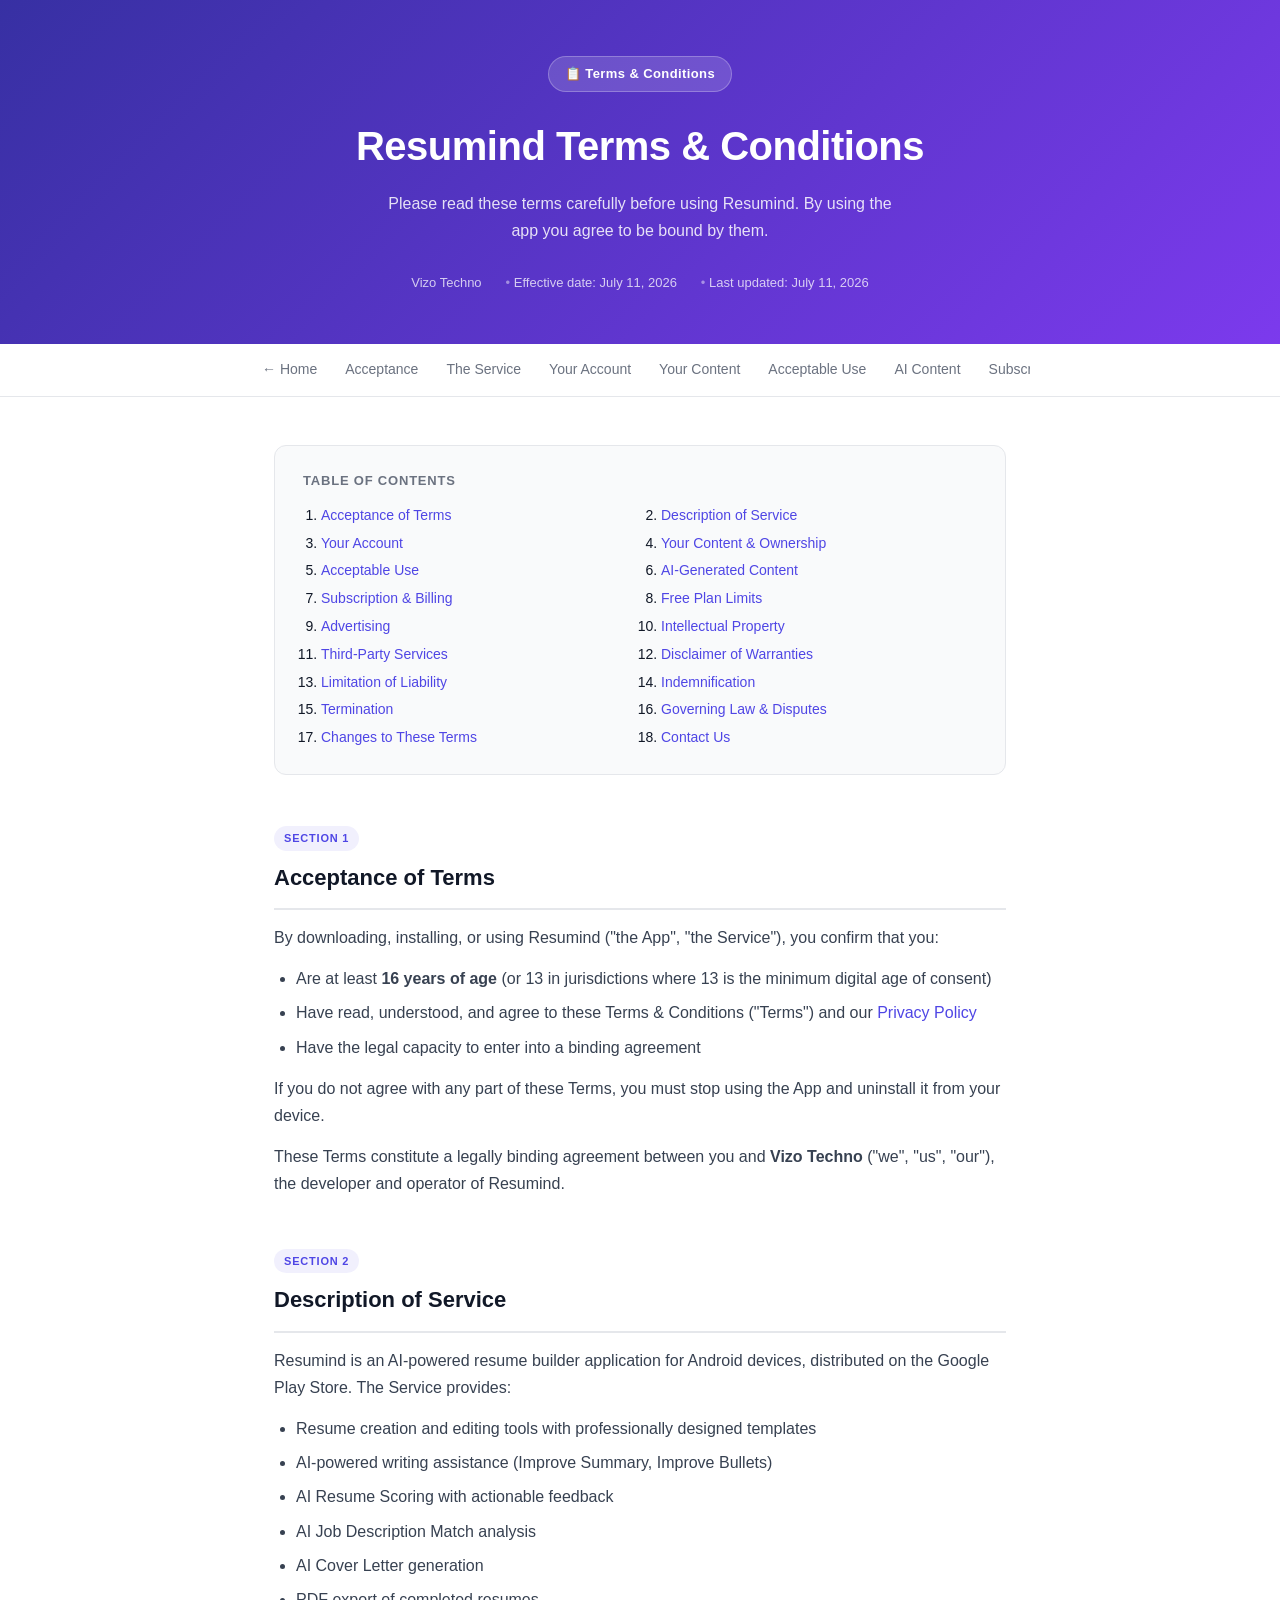
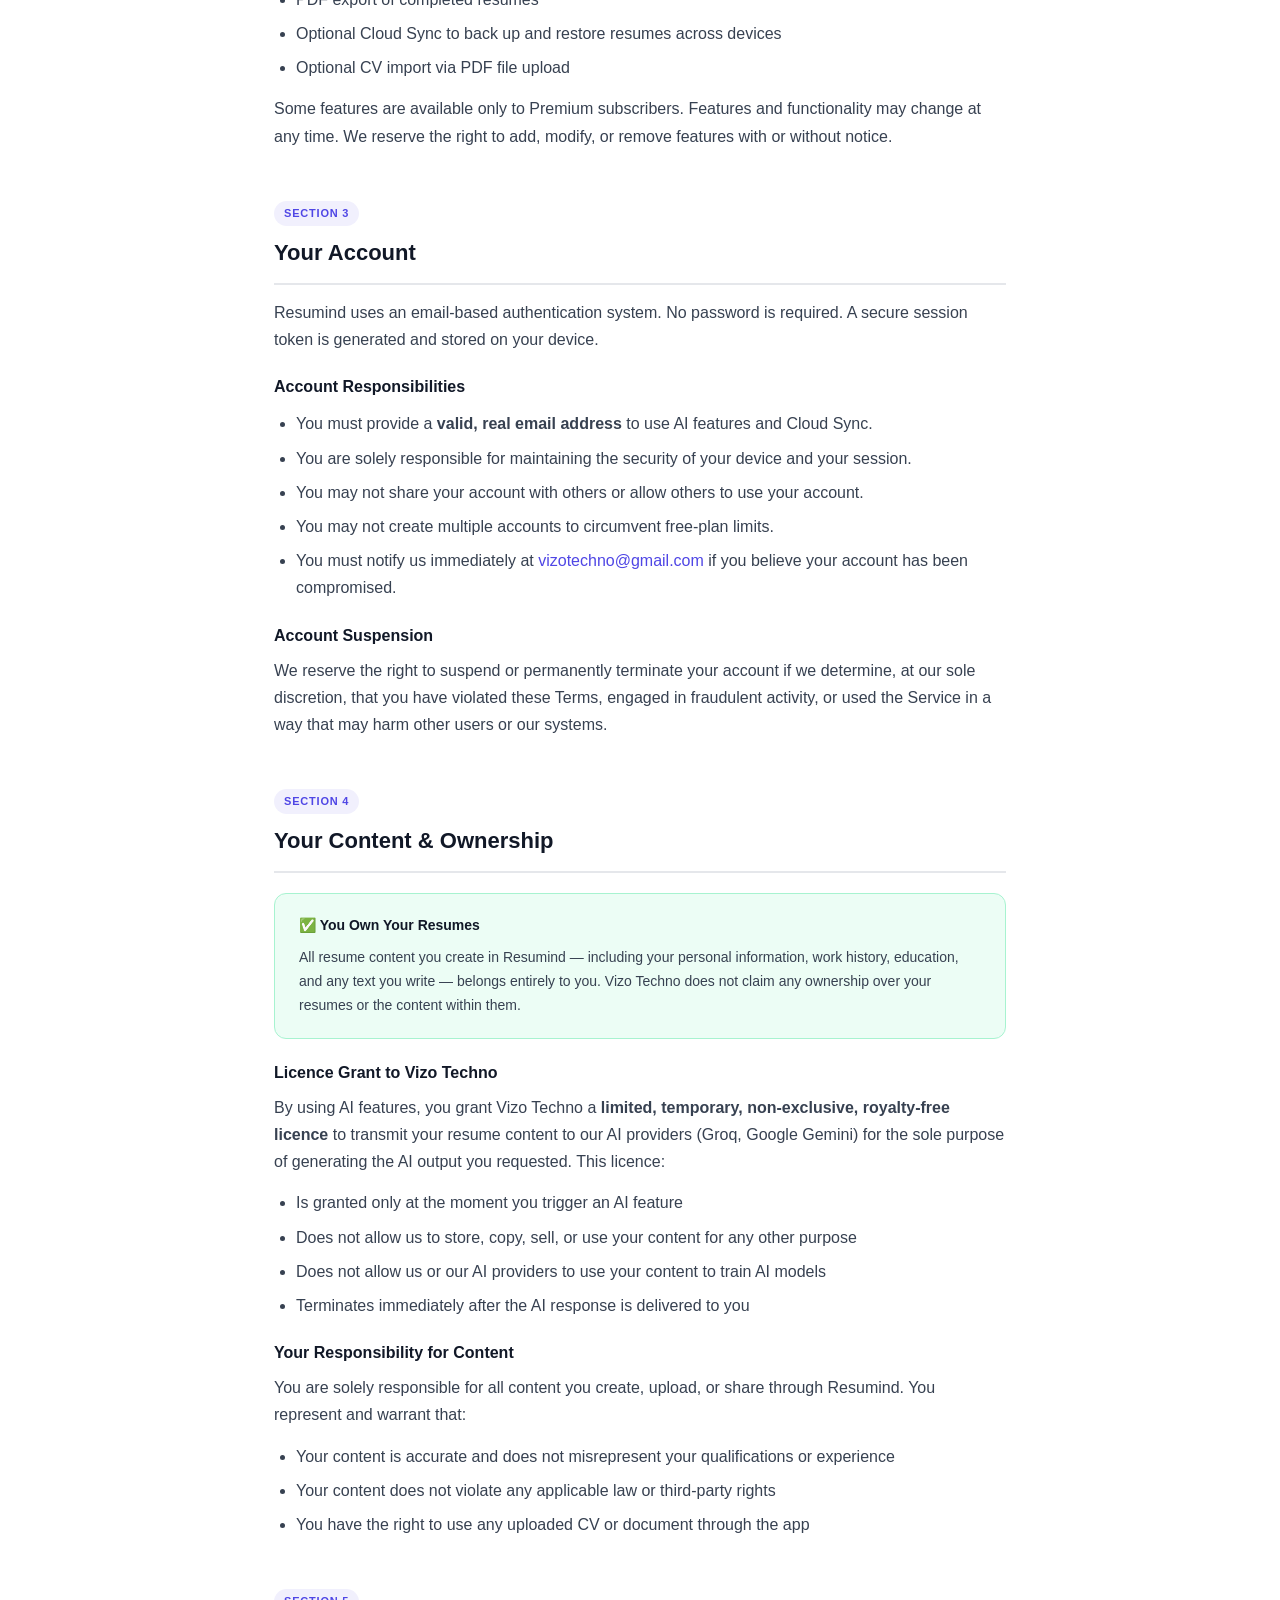
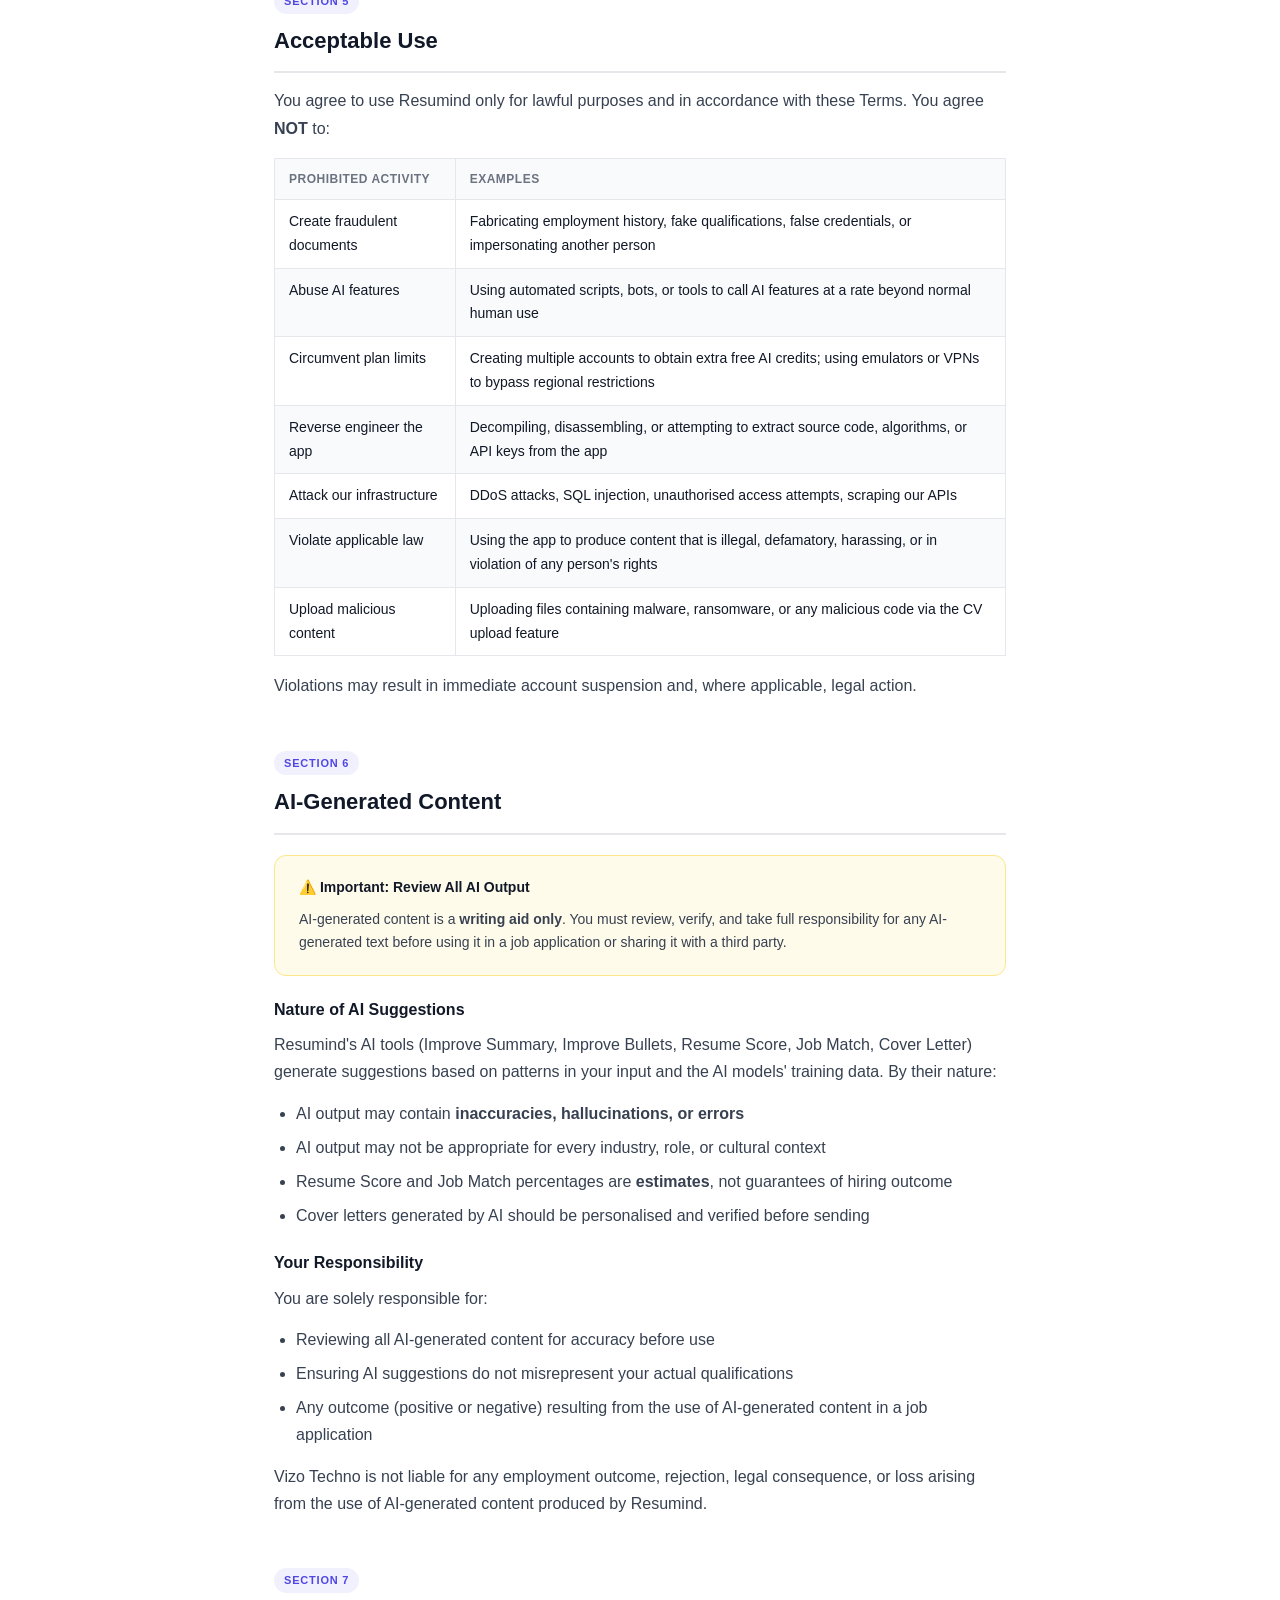
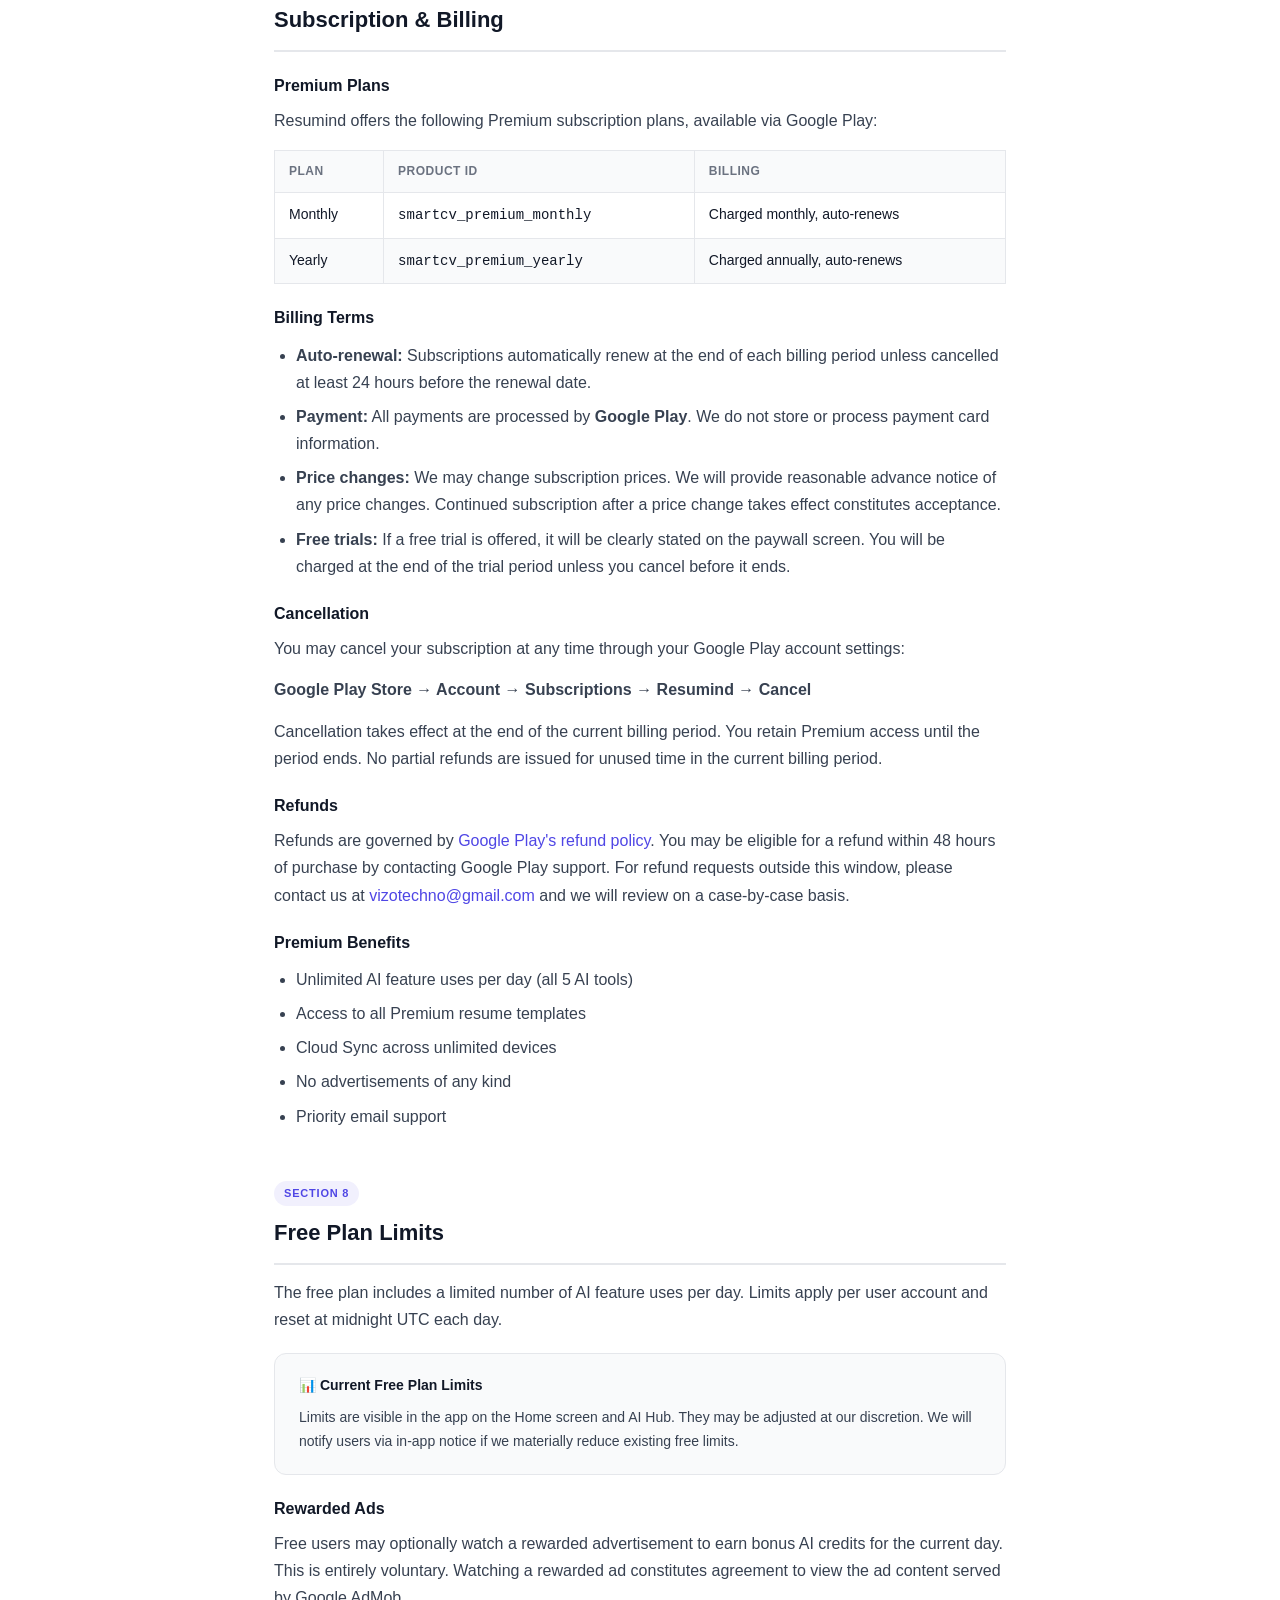
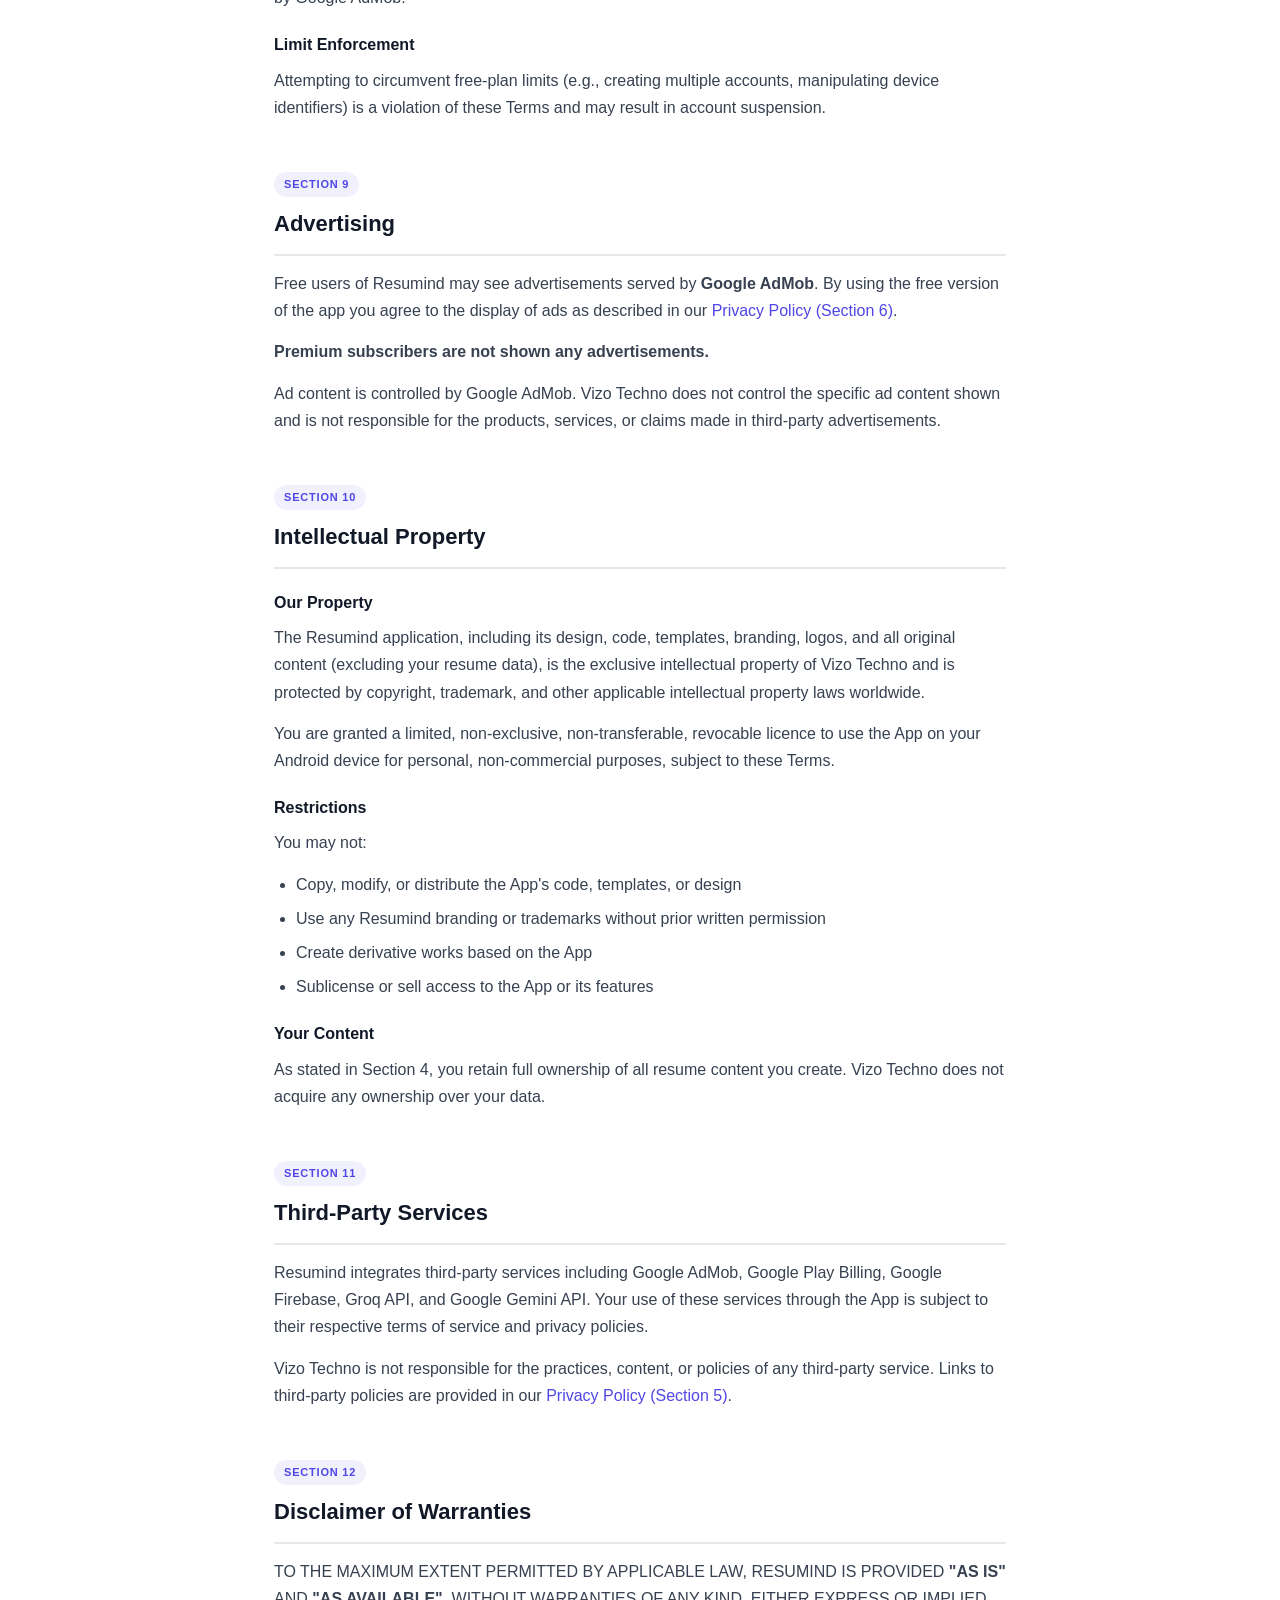
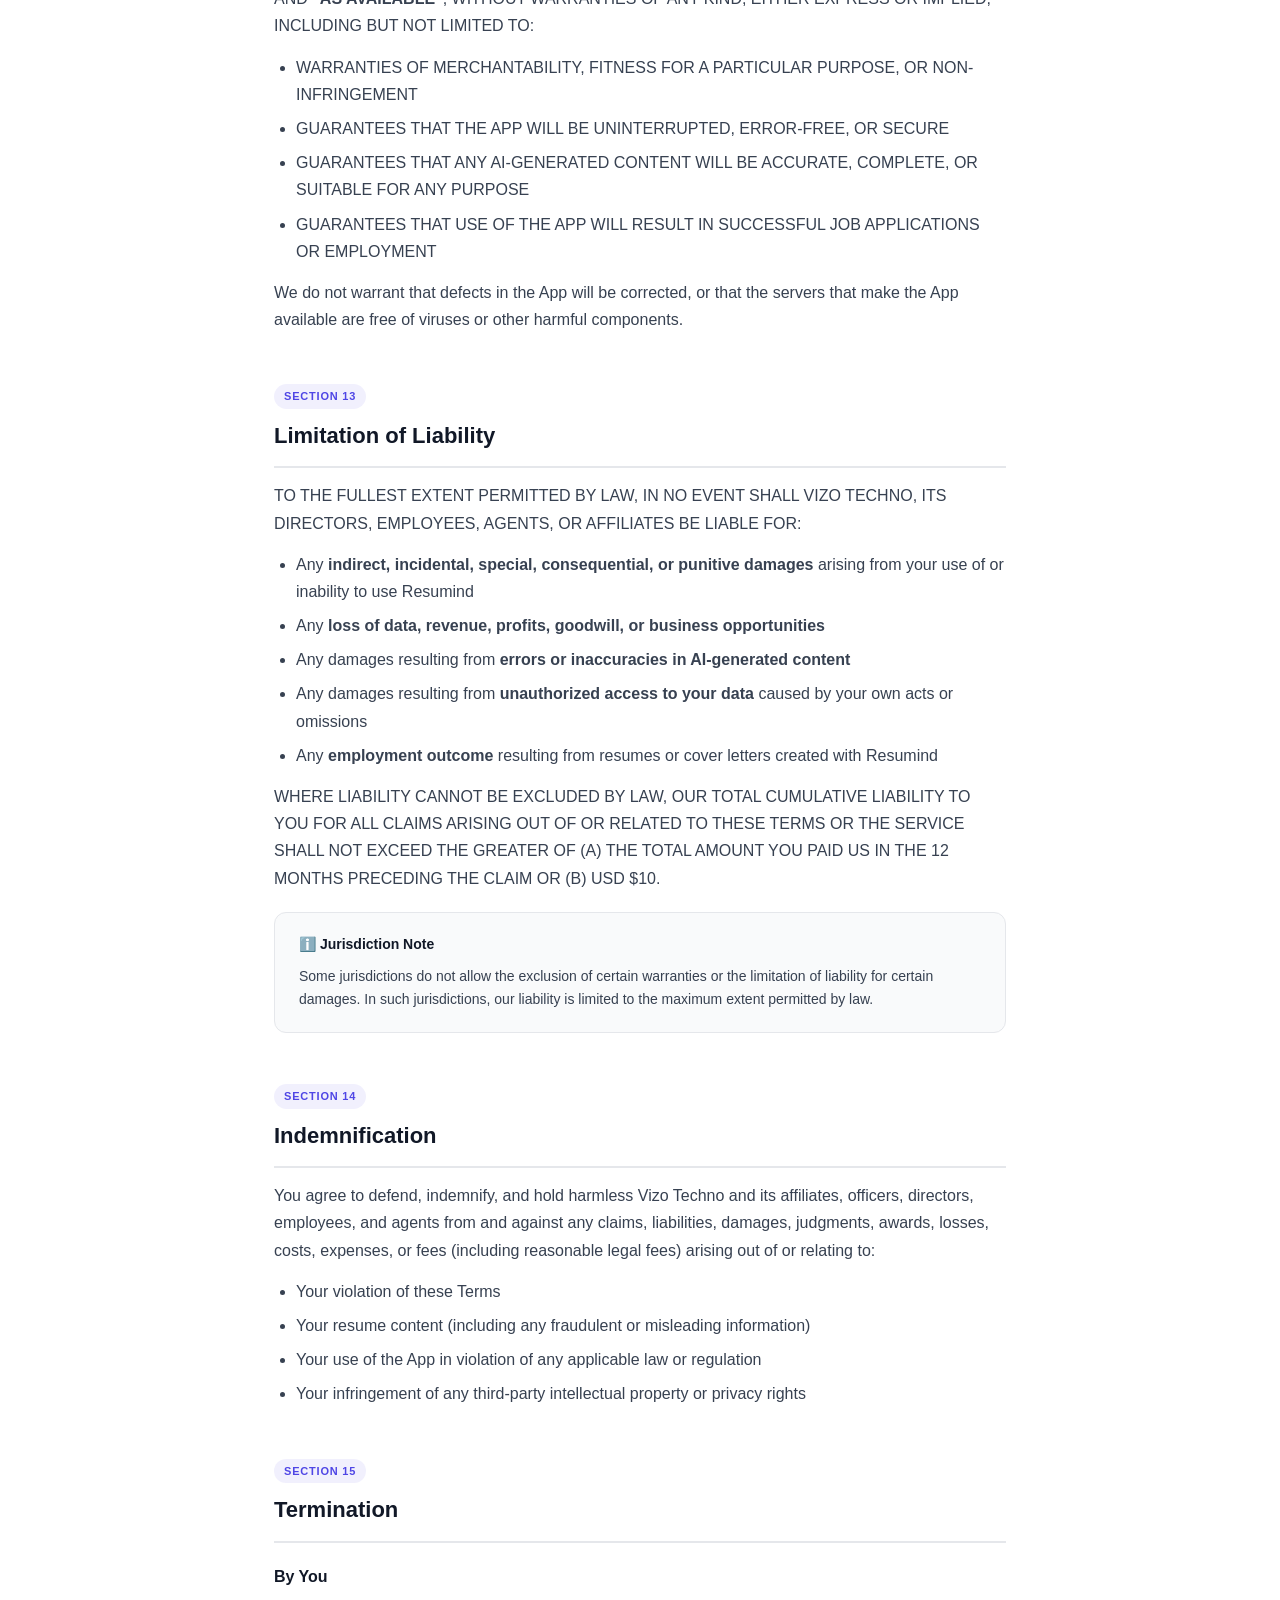
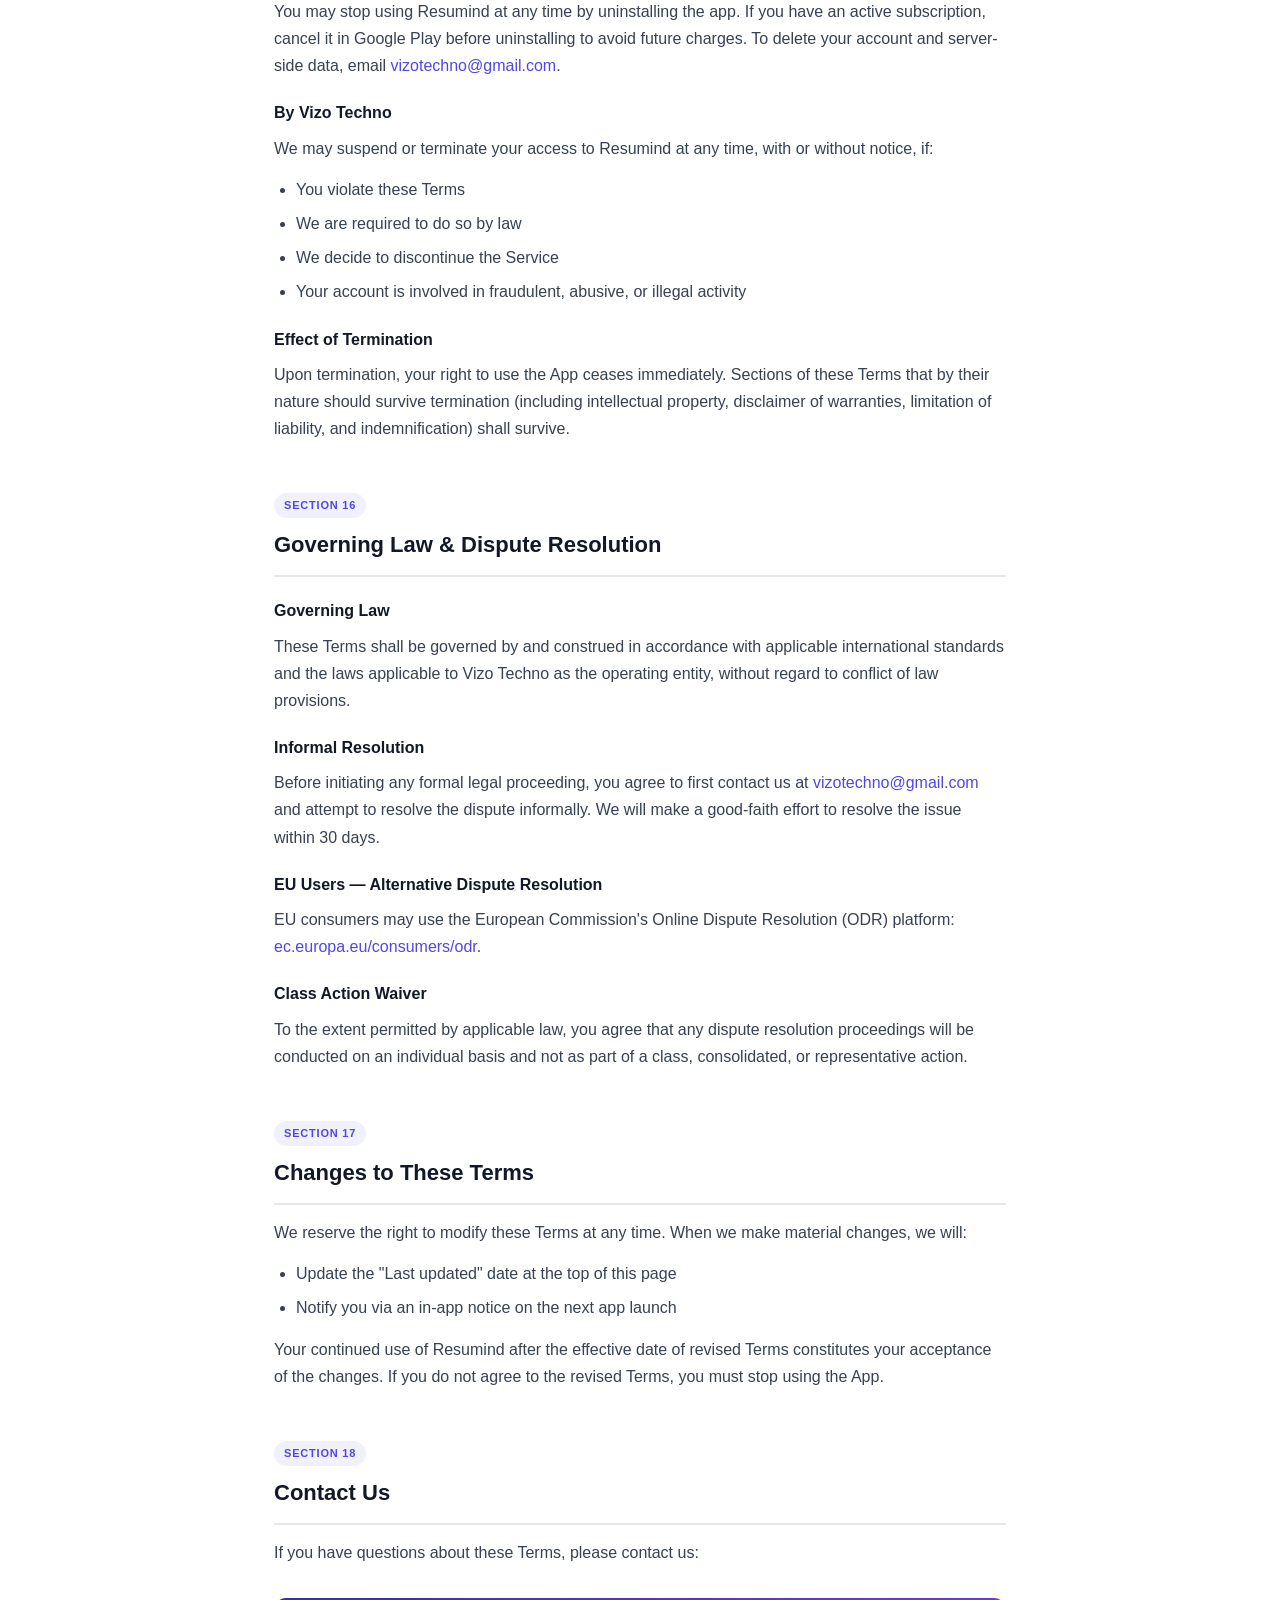
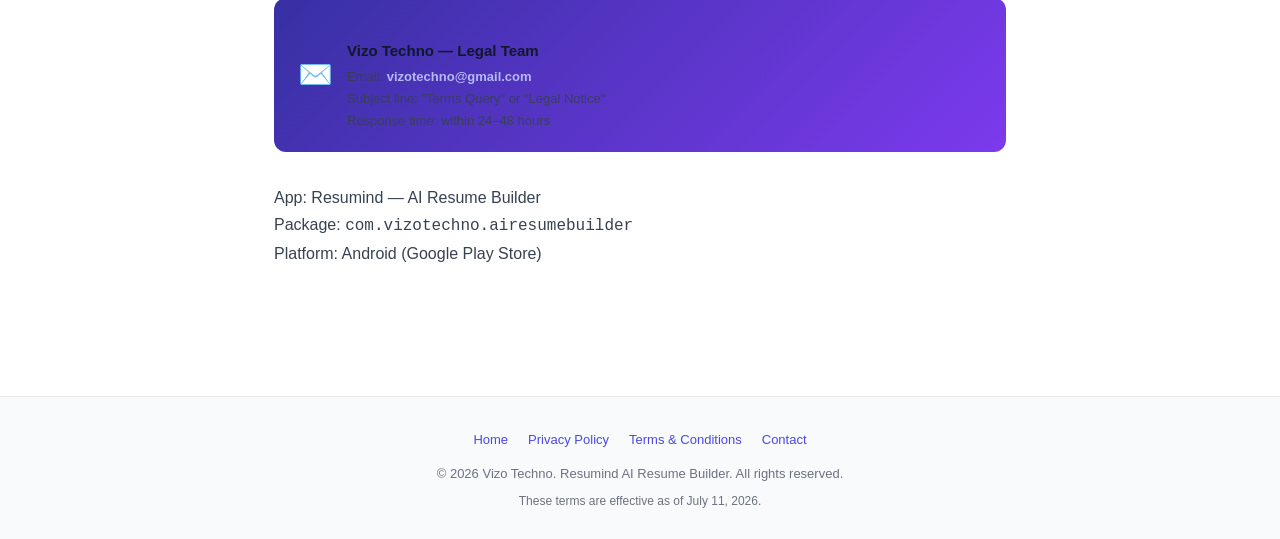
<file: terms.html>
<!DOCTYPE html>
<html lang="en">
<head>
  <meta charset="UTF-8" />
  <meta name="viewport" content="width=device-width, initial-scale=1.0" />
  <title>Terms &amp; Conditions — Resumind AI Resume Builder</title>
  <meta name="description" content="Terms and Conditions for Resumind AI Resume Builder by Vizo Techno." />
  <link rel="stylesheet" href="style.css" />
</head>
<body>

<header>
  <div class="header-badge">📋 Terms &amp; Conditions</div>
  <h1>Resumind Terms &amp; Conditions</h1>
  <p>Please read these terms carefully before using Resumind. By using the app you agree to be bound by them.</p>
  <div class="header-meta">
    <span>Vizo Techno</span>
    <span>Effective date: July 11, 2026</span>
    <span>Last updated: July 11, 2026</span>
  </div>
</header>

<nav class="topnav" aria-label="Page navigation">
  <div class="topnav-inner">
    <a href="index.html">← Home</a>
    <a href="#acceptance">Acceptance</a>
    <a href="#description">The Service</a>
    <a href="#account">Your Account</a>
    <a href="#content">Your Content</a>
    <a href="#acceptable-use">Acceptable Use</a>
    <a href="#ai-content">AI Content</a>
    <a href="#subscription">Subscription</a>
    <a href="#free-plan">Free Plan</a>
    <a href="#advertising">Advertising</a>
    <a href="#ip">Intellectual Property</a>
    <a href="#disclaimer">Disclaimers</a>
    <a href="#liability">Liability</a>
    <a href="#termination">Termination</a>
    <a href="#governing-law">Governing Law</a>
    <a href="#contact">Contact</a>
  </div>
</nav>

<div class="container">

  <nav class="toc" aria-label="Table of contents">
    <h2>Table of Contents</h2>
    <ol>
      <li><a href="#acceptance">Acceptance of Terms</a></li>
      <li><a href="#description">Description of Service</a></li>
      <li><a href="#account">Your Account</a></li>
      <li><a href="#content">Your Content &amp; Ownership</a></li>
      <li><a href="#acceptable-use">Acceptable Use</a></li>
      <li><a href="#ai-content">AI-Generated Content</a></li>
      <li><a href="#subscription">Subscription &amp; Billing</a></li>
      <li><a href="#free-plan">Free Plan Limits</a></li>
      <li><a href="#advertising">Advertising</a></li>
      <li><a href="#ip">Intellectual Property</a></li>
      <li><a href="#third-party">Third-Party Services</a></li>
      <li><a href="#disclaimer">Disclaimer of Warranties</a></li>
      <li><a href="#liability">Limitation of Liability</a></li>
      <li><a href="#indemnification">Indemnification</a></li>
      <li><a href="#termination">Termination</a></li>
      <li><a href="#governing-law">Governing Law &amp; Disputes</a></li>
      <li><a href="#changes">Changes to These Terms</a></li>
      <li><a href="#contact">Contact Us</a></li>
    </ol>
  </nav>

  <!-- 1. Acceptance -->
  <section class="section" id="acceptance">
    <div class="section-label">Section 1</div>
    <h2>Acceptance of Terms</h2>
    <p>By downloading, installing, or using Resumind ("the App", "the Service"), you confirm that you:</p>
    <ul>
      <li>Are at least <strong>16 years of age</strong> (or 13 in jurisdictions where 13 is the minimum digital age of consent)</li>
      <li>Have read, understood, and agree to these Terms &amp; Conditions ("Terms") and our <a href="privacy-policy.html">Privacy Policy</a></li>
      <li>Have the legal capacity to enter into a binding agreement</li>
    </ul>
    <p>If you do not agree with any part of these Terms, you must stop using the App and uninstall it from your device.</p>
    <p>These Terms constitute a legally binding agreement between you and <strong>Vizo Techno</strong> ("we", "us", "our"), the developer and operator of Resumind.</p>
  </section>

  <!-- 2. Description -->
  <section class="section" id="description">
    <div class="section-label">Section 2</div>
    <h2>Description of Service</h2>
    <p>Resumind is an AI-powered resume builder application for Android devices, distributed on the Google Play Store. The Service provides:</p>
    <ul>
      <li>Resume creation and editing tools with professionally designed templates</li>
      <li>AI-powered writing assistance (Improve Summary, Improve Bullets)</li>
      <li>AI Resume Scoring with actionable feedback</li>
      <li>AI Job Description Match analysis</li>
      <li>AI Cover Letter generation</li>
      <li>PDF export of completed resumes</li>
      <li>Optional Cloud Sync to back up and restore resumes across devices</li>
      <li>Optional CV import via PDF file upload</li>
    </ul>
    <p>Some features are available only to Premium subscribers. Features and functionality may change at any time. We reserve the right to add, modify, or remove features with or without notice.</p>
  </section>

  <!-- 3. Account -->
  <section class="section" id="account">
    <div class="section-label">Section 3</div>
    <h2>Your Account</h2>
    <p>Resumind uses an email-based authentication system. No password is required. A secure session token is generated and stored on your device.</p>

    <h3>Account Responsibilities</h3>
    <ul>
      <li>You must provide a <strong>valid, real email address</strong> to use AI features and Cloud Sync.</li>
      <li>You are solely responsible for maintaining the security of your device and your session.</li>
      <li>You may not share your account with others or allow others to use your account.</li>
      <li>You may not create multiple accounts to circumvent free-plan limits.</li>
      <li>You must notify us immediately at <a href="mailto:vizotechno@gmail.com">vizotechno@gmail.com</a> if you believe your account has been compromised.</li>
    </ul>

    <h3>Account Suspension</h3>
    <p>We reserve the right to suspend or permanently terminate your account if we determine, at our sole discretion, that you have violated these Terms, engaged in fraudulent activity, or used the Service in a way that may harm other users or our systems.</p>
  </section>

  <!-- 4. Content -->
  <section class="section" id="content">
    <div class="section-label">Section 4</div>
    <h2>Your Content &amp; Ownership</h2>

    <div class="card success">
      <div class="card-title">✅ You Own Your Resumes</div>
      <p>All resume content you create in Resumind — including your personal information, work history, education, and any text you write — belongs entirely to you. Vizo Techno does not claim any ownership over your resumes or the content within them.</p>
    </div>

    <h3>Licence Grant to Vizo Techno</h3>
    <p>By using AI features, you grant Vizo Techno a <strong>limited, temporary, non-exclusive, royalty-free licence</strong> to transmit your resume content to our AI providers (Groq, Google Gemini) for the sole purpose of generating the AI output you requested. This licence:</p>
    <ul>
      <li>Is granted only at the moment you trigger an AI feature</li>
      <li>Does not allow us to store, copy, sell, or use your content for any other purpose</li>
      <li>Does not allow us or our AI providers to use your content to train AI models</li>
      <li>Terminates immediately after the AI response is delivered to you</li>
    </ul>

    <h3>Your Responsibility for Content</h3>
    <p>You are solely responsible for all content you create, upload, or share through Resumind. You represent and warrant that:</p>
    <ul>
      <li>Your content is accurate and does not misrepresent your qualifications or experience</li>
      <li>Your content does not violate any applicable law or third-party rights</li>
      <li>You have the right to use any uploaded CV or document through the app</li>
    </ul>
  </section>

  <!-- 5. Acceptable Use -->
  <section class="section" id="acceptable-use">
    <div class="section-label">Section 5</div>
    <h2>Acceptable Use</h2>
    <p>You agree to use Resumind only for lawful purposes and in accordance with these Terms. You agree <strong>NOT</strong> to:</p>

    <table class="data-table">
      <thead>
        <tr><th>Prohibited activity</th><th>Examples</th></tr>
      </thead>
      <tbody>
        <tr>
          <td>Create fraudulent documents</td>
          <td>Fabricating employment history, fake qualifications, false credentials, or impersonating another person</td>
        </tr>
        <tr>
          <td>Abuse AI features</td>
          <td>Using automated scripts, bots, or tools to call AI features at a rate beyond normal human use</td>
        </tr>
        <tr>
          <td>Circumvent plan limits</td>
          <td>Creating multiple accounts to obtain extra free AI credits; using emulators or VPNs to bypass regional restrictions</td>
        </tr>
        <tr>
          <td>Reverse engineer the app</td>
          <td>Decompiling, disassembling, or attempting to extract source code, algorithms, or API keys from the app</td>
        </tr>
        <tr>
          <td>Attack our infrastructure</td>
          <td>DDoS attacks, SQL injection, unauthorised access attempts, scraping our APIs</td>
        </tr>
        <tr>
          <td>Violate applicable law</td>
          <td>Using the app to produce content that is illegal, defamatory, harassing, or in violation of any person's rights</td>
        </tr>
        <tr>
          <td>Upload malicious content</td>
          <td>Uploading files containing malware, ransomware, or any malicious code via the CV upload feature</td>
        </tr>
      </tbody>
    </table>

    <p>Violations may result in immediate account suspension and, where applicable, legal action.</p>
  </section>

  <!-- 6. AI Content -->
  <section class="section" id="ai-content">
    <div class="section-label">Section 6</div>
    <h2>AI-Generated Content</h2>

    <div class="card warning">
      <div class="card-title">⚠️ Important: Review All AI Output</div>
      <p>AI-generated content is a <strong>writing aid only</strong>. You must review, verify, and take full responsibility for any AI-generated text before using it in a job application or sharing it with a third party.</p>
    </div>

    <h3>Nature of AI Suggestions</h3>
    <p>Resumind's AI tools (Improve Summary, Improve Bullets, Resume Score, Job Match, Cover Letter) generate suggestions based on patterns in your input and the AI models' training data. By their nature:</p>
    <ul>
      <li>AI output may contain <strong>inaccuracies, hallucinations, or errors</strong></li>
      <li>AI output may not be appropriate for every industry, role, or cultural context</li>
      <li>Resume Score and Job Match percentages are <strong>estimates</strong>, not guarantees of hiring outcome</li>
      <li>Cover letters generated by AI should be personalised and verified before sending</li>
    </ul>

    <h3>Your Responsibility</h3>
    <p>You are solely responsible for:</p>
    <ul>
      <li>Reviewing all AI-generated content for accuracy before use</li>
      <li>Ensuring AI suggestions do not misrepresent your actual qualifications</li>
      <li>Any outcome (positive or negative) resulting from the use of AI-generated content in a job application</li>
    </ul>

    <p>Vizo Techno is not liable for any employment outcome, rejection, legal consequence, or loss arising from the use of AI-generated content produced by Resumind.</p>
  </section>

  <!-- 7. Subscription -->
  <section class="section" id="subscription">
    <div class="section-label">Section 7</div>
    <h2>Subscription &amp; Billing</h2>

    <h3>Premium Plans</h3>
    <p>Resumind offers the following Premium subscription plans, available via Google Play:</p>
    <table class="data-table">
      <thead>
        <tr><th>Plan</th><th>Product ID</th><th>Billing</th></tr>
      </thead>
      <tbody>
        <tr>
          <td>Monthly</td>
          <td><code>smartcv_premium_monthly</code></td>
          <td>Charged monthly, auto-renews</td>
        </tr>
        <tr>
          <td>Yearly</td>
          <td><code>smartcv_premium_yearly</code></td>
          <td>Charged annually, auto-renews</td>
        </tr>
      </tbody>
    </table>

    <h3>Billing Terms</h3>
    <ul>
      <li><strong>Auto-renewal:</strong> Subscriptions automatically renew at the end of each billing period unless cancelled at least 24 hours before the renewal date.</li>
      <li><strong>Payment:</strong> All payments are processed by <strong>Google Play</strong>. We do not store or process payment card information.</li>
      <li><strong>Price changes:</strong> We may change subscription prices. We will provide reasonable advance notice of any price changes. Continued subscription after a price change takes effect constitutes acceptance.</li>
      <li><strong>Free trials:</strong> If a free trial is offered, it will be clearly stated on the paywall screen. You will be charged at the end of the trial period unless you cancel before it ends.</li>
    </ul>

    <h3>Cancellation</h3>
    <p>You may cancel your subscription at any time through your Google Play account settings:</p>
    <p><strong>Google Play Store → Account → Subscriptions → Resumind → Cancel</strong></p>
    <p>Cancellation takes effect at the end of the current billing period. You retain Premium access until the period ends. No partial refunds are issued for unused time in the current billing period.</p>

    <h3>Refunds</h3>
    <p>Refunds are governed by <a href="https://support.google.com/googleplay/answer/2479637" target="_blank" rel="noopener">Google Play's refund policy</a>. You may be eligible for a refund within 48 hours of purchase by contacting Google Play support. For refund requests outside this window, please contact us at <a href="mailto:vizotechno@gmail.com">vizotechno@gmail.com</a> and we will review on a case-by-case basis.</p>

    <h3>Premium Benefits</h3>
    <ul>
      <li>Unlimited AI feature uses per day (all 5 AI tools)</li>
      <li>Access to all Premium resume templates</li>
      <li>Cloud Sync across unlimited devices</li>
      <li>No advertisements of any kind</li>
      <li>Priority email support</li>
    </ul>
  </section>

  <!-- 8. Free Plan -->
  <section class="section" id="free-plan">
    <div class="section-label">Section 8</div>
    <h2>Free Plan Limits</h2>
    <p>The free plan includes a limited number of AI feature uses per day. Limits apply per user account and reset at midnight UTC each day.</p>

    <div class="card">
      <div class="card-title">📊 Current Free Plan Limits</div>
      <p>Limits are visible in the app on the Home screen and AI Hub. They may be adjusted at our discretion. We will notify users via in-app notice if we materially reduce existing free limits.</p>
    </div>

    <h3>Rewarded Ads</h3>
    <p>Free users may optionally watch a rewarded advertisement to earn bonus AI credits for the current day. This is entirely voluntary. Watching a rewarded ad constitutes agreement to view the ad content served by Google AdMob.</p>

    <h3>Limit Enforcement</h3>
    <p>Attempting to circumvent free-plan limits (e.g., creating multiple accounts, manipulating device identifiers) is a violation of these Terms and may result in account suspension.</p>
  </section>

  <!-- 9. Advertising -->
  <section class="section" id="advertising">
    <div class="section-label">Section 9</div>
    <h2>Advertising</h2>
    <p>Free users of Resumind may see advertisements served by <strong>Google AdMob</strong>. By using the free version of the app you agree to the display of ads as described in our <a href="privacy-policy.html#advertising">Privacy Policy (Section 6)</a>.</p>
    <p><strong>Premium subscribers are not shown any advertisements.</strong></p>
    <p>Ad content is controlled by Google AdMob. Vizo Techno does not control the specific ad content shown and is not responsible for the products, services, or claims made in third-party advertisements.</p>
  </section>

  <!-- 10. IP -->
  <section class="section" id="ip">
    <div class="section-label">Section 10</div>
    <h2>Intellectual Property</h2>

    <h3>Our Property</h3>
    <p>The Resumind application, including its design, code, templates, branding, logos, and all original content (excluding your resume data), is the exclusive intellectual property of Vizo Techno and is protected by copyright, trademark, and other applicable intellectual property laws worldwide.</p>
    <p>You are granted a limited, non-exclusive, non-transferable, revocable licence to use the App on your Android device for personal, non-commercial purposes, subject to these Terms.</p>

    <h3>Restrictions</h3>
    <p>You may not:</p>
    <ul>
      <li>Copy, modify, or distribute the App's code, templates, or design</li>
      <li>Use any Resumind branding or trademarks without prior written permission</li>
      <li>Create derivative works based on the App</li>
      <li>Sublicense or sell access to the App or its features</li>
    </ul>

    <h3>Your Content</h3>
    <p>As stated in Section 4, you retain full ownership of all resume content you create. Vizo Techno does not acquire any ownership over your data.</p>
  </section>

  <!-- 11. Third-party -->
  <section class="section" id="third-party">
    <div class="section-label">Section 11</div>
    <h2>Third-Party Services</h2>
    <p>Resumind integrates third-party services including Google AdMob, Google Play Billing, Google Firebase, Groq API, and Google Gemini API. Your use of these services through the App is subject to their respective terms of service and privacy policies.</p>
    <p>Vizo Techno is not responsible for the practices, content, or policies of any third-party service. Links to third-party policies are provided in our <a href="privacy-policy.html#third-parties">Privacy Policy (Section 5)</a>.</p>
  </section>

  <!-- 12. Disclaimer -->
  <section class="section" id="disclaimer">
    <div class="section-label">Section 12</div>
    <h2>Disclaimer of Warranties</h2>
    <p>TO THE MAXIMUM EXTENT PERMITTED BY APPLICABLE LAW, RESUMIND IS PROVIDED <strong>"AS IS"</strong> AND <strong>"AS AVAILABLE"</strong>, WITHOUT WARRANTIES OF ANY KIND, EITHER EXPRESS OR IMPLIED, INCLUDING BUT NOT LIMITED TO:</p>
    <ul>
      <li>WARRANTIES OF MERCHANTABILITY, FITNESS FOR A PARTICULAR PURPOSE, OR NON-INFRINGEMENT</li>
      <li>GUARANTEES THAT THE APP WILL BE UNINTERRUPTED, ERROR-FREE, OR SECURE</li>
      <li>GUARANTEES THAT ANY AI-GENERATED CONTENT WILL BE ACCURATE, COMPLETE, OR SUITABLE FOR ANY PURPOSE</li>
      <li>GUARANTEES THAT USE OF THE APP WILL RESULT IN SUCCESSFUL JOB APPLICATIONS OR EMPLOYMENT</li>
    </ul>
    <p>We do not warrant that defects in the App will be corrected, or that the servers that make the App available are free of viruses or other harmful components.</p>
  </section>

  <!-- 13. Liability -->
  <section class="section" id="liability">
    <div class="section-label">Section 13</div>
    <h2>Limitation of Liability</h2>
    <p>TO THE FULLEST EXTENT PERMITTED BY LAW, IN NO EVENT SHALL VIZO TECHNO, ITS DIRECTORS, EMPLOYEES, AGENTS, OR AFFILIATES BE LIABLE FOR:</p>
    <ul>
      <li>Any <strong>indirect, incidental, special, consequential, or punitive damages</strong> arising from your use of or inability to use Resumind</li>
      <li>Any <strong>loss of data, revenue, profits, goodwill, or business opportunities</strong></li>
      <li>Any damages resulting from <strong>errors or inaccuracies in AI-generated content</strong></li>
      <li>Any damages resulting from <strong>unauthorized access to your data</strong> caused by your own acts or omissions</li>
      <li>Any <strong>employment outcome</strong> resulting from resumes or cover letters created with Resumind</li>
    </ul>
    <p>WHERE LIABILITY CANNOT BE EXCLUDED BY LAW, OUR TOTAL CUMULATIVE LIABILITY TO YOU FOR ALL CLAIMS ARISING OUT OF OR RELATED TO THESE TERMS OR THE SERVICE SHALL NOT EXCEED THE GREATER OF (A) THE TOTAL AMOUNT YOU PAID US IN THE 12 MONTHS PRECEDING THE CLAIM OR (B) USD $10.</p>

    <div class="card">
      <div class="card-title">ℹ️ Jurisdiction Note</div>
      <p>Some jurisdictions do not allow the exclusion of certain warranties or the limitation of liability for certain damages. In such jurisdictions, our liability is limited to the maximum extent permitted by law.</p>
    </div>
  </section>

  <!-- 14. Indemnification -->
  <section class="section" id="indemnification">
    <div class="section-label">Section 14</div>
    <h2>Indemnification</h2>
    <p>You agree to defend, indemnify, and hold harmless Vizo Techno and its affiliates, officers, directors, employees, and agents from and against any claims, liabilities, damages, judgments, awards, losses, costs, expenses, or fees (including reasonable legal fees) arising out of or relating to:</p>
    <ul>
      <li>Your violation of these Terms</li>
      <li>Your resume content (including any fraudulent or misleading information)</li>
      <li>Your use of the App in violation of any applicable law or regulation</li>
      <li>Your infringement of any third-party intellectual property or privacy rights</li>
    </ul>
  </section>

  <!-- 15. Termination -->
  <section class="section" id="termination">
    <div class="section-label">Section 15</div>
    <h2>Termination</h2>

    <h3>By You</h3>
    <p>You may stop using Resumind at any time by uninstalling the app. If you have an active subscription, cancel it in Google Play before uninstalling to avoid future charges. To delete your account and server-side data, email <a href="mailto:vizotechno@gmail.com">vizotechno@gmail.com</a>.</p>

    <h3>By Vizo Techno</h3>
    <p>We may suspend or terminate your access to Resumind at any time, with or without notice, if:</p>
    <ul>
      <li>You violate these Terms</li>
      <li>We are required to do so by law</li>
      <li>We decide to discontinue the Service</li>
      <li>Your account is involved in fraudulent, abusive, or illegal activity</li>
    </ul>

    <h3>Effect of Termination</h3>
    <p>Upon termination, your right to use the App ceases immediately. Sections of these Terms that by their nature should survive termination (including intellectual property, disclaimer of warranties, limitation of liability, and indemnification) shall survive.</p>
  </section>

  <!-- 16. Governing Law -->
  <section class="section" id="governing-law">
    <div class="section-label">Section 16</div>
    <h2>Governing Law &amp; Dispute Resolution</h2>

    <h3>Governing Law</h3>
    <p>These Terms shall be governed by and construed in accordance with applicable international standards and the laws applicable to Vizo Techno as the operating entity, without regard to conflict of law provisions.</p>

    <h3>Informal Resolution</h3>
    <p>Before initiating any formal legal proceeding, you agree to first contact us at <a href="mailto:vizotechno@gmail.com">vizotechno@gmail.com</a> and attempt to resolve the dispute informally. We will make a good-faith effort to resolve the issue within 30 days.</p>

    <h3>EU Users — Alternative Dispute Resolution</h3>
    <p>EU consumers may use the European Commission's Online Dispute Resolution (ODR) platform: <a href="https://ec.europa.eu/consumers/odr" target="_blank" rel="noopener">ec.europa.eu/consumers/odr</a>.</p>

    <h3>Class Action Waiver</h3>
    <p>To the extent permitted by applicable law, you agree that any dispute resolution proceedings will be conducted on an individual basis and not as part of a class, consolidated, or representative action.</p>
  </section>

  <!-- 17. Changes -->
  <section class="section" id="changes">
    <div class="section-label">Section 17</div>
    <h2>Changes to These Terms</h2>
    <p>We reserve the right to modify these Terms at any time. When we make material changes, we will:</p>
    <ul>
      <li>Update the "Last updated" date at the top of this page</li>
      <li>Notify you via an in-app notice on the next app launch</li>
    </ul>
    <p>Your continued use of Resumind after the effective date of revised Terms constitutes your acceptance of the changes. If you do not agree to the revised Terms, you must stop using the App.</p>
  </section>

  <!-- 18. Contact -->
  <section class="section" id="contact">
    <div class="section-label">Section 18</div>
    <h2>Contact Us</h2>
    <p>If you have questions about these Terms, please contact us:</p>

    <div class="contact-box">
      <div class="icon">✉️</div>
      <div>
        <h3>Vizo Techno — Legal Team</h3>
        <p>Email: <a href="mailto:vizotechno@gmail.com">vizotechno@gmail.com</a><br>
        Subject line: "Terms Query" or "Legal Notice"<br>
        Response time: within 24–48 hours</p>
      </div>
    </div>

    <p>App: Resumind — AI Resume Builder<br>
    Package: <code>com.vizotechno.airesumebuilder</code><br>
    Platform: Android (Google Play Store)</p>
  </section>

</div>

<footer>
  <div class="footer-links">
    <a href="index.html">Home</a>
    <a href="privacy-policy.html">Privacy Policy</a>
    <a href="terms.html">Terms &amp; Conditions</a>
    <a href="mailto:vizotechno@gmail.com">Contact</a>
  </div>
  <p>© 2026 Vizo Techno. Resumind AI Resume Builder. All rights reserved.</p>
  <p style="margin-top:6px; font-size:12px;">These terms are effective as of July 11, 2026.</p>
</footer>

</body>
</html>
</file>
<file: style.css>
/* ── Reset & Base ───────────────────────────────────────────────── */
*, *::before, *::after { box-sizing: border-box; margin: 0; padding: 0; }

:root {
  --primary:   #4F46E5;
  --primary-d: #3730A3;
  --accent:    #7C3AED;
  --text:      #111827;
  --muted:     #6B7280;
  --border:    #E5E7EB;
  --surface:   #F9FAFB;
  --white:     #FFFFFF;
  --radius:    12px;
  --max-w:     780px;
}

html { scroll-behavior: smooth; }

body {
  font-family: -apple-system, BlinkMacSystemFont, "Segoe UI", Roboto, Helvetica, Arial, sans-serif;
  color: var(--text);
  background: var(--white);
  line-height: 1.7;
  font-size: 16px;
}

a { color: var(--primary); text-decoration: none; }
a:hover { text-decoration: underline; }

/* ── Header ─────────────────────────────────────────────────────── */
header {
  background: linear-gradient(135deg, var(--primary-d) 0%, var(--accent) 100%);
  color: var(--white);
  padding: 56px 24px 48px;
  text-align: center;
}

.header-badge {
  display: inline-flex;
  align-items: center;
  gap: 8px;
  background: rgba(255,255,255,0.15);
  border: 1px solid rgba(255,255,255,0.25);
  border-radius: 999px;
  padding: 6px 16px;
  font-size: 13px;
  font-weight: 600;
  letter-spacing: .4px;
  margin-bottom: 20px;
}

header h1 {
  font-size: clamp(26px, 5vw, 40px);
  font-weight: 800;
  letter-spacing: -.5px;
  margin-bottom: 10px;
}

header p {
  font-size: 16px;
  opacity: .85;
  max-width: 520px;
  margin: 0 auto 20px;
}

.header-meta {
  display: inline-flex;
  gap: 24px;
  flex-wrap: wrap;
  justify-content: center;
  font-size: 13px;
  opacity: .75;
  margin-top: 8px;
}

.header-meta span::before { content: "• "; opacity: .6; }
.header-meta span:first-child::before { content: ""; }

/* ── Nav bar ────────────────────────────────────────────────────── */
.topnav {
  background: var(--white);
  border-bottom: 1px solid var(--border);
  position: sticky;
  top: 0;
  z-index: 100;
  padding: 0 24px;
}

.topnav-inner {
  max-width: var(--max-w);
  margin: 0 auto;
  display: flex;
  align-items: center;
  gap: 4px;
  height: 52px;
  overflow-x: auto;
}

.topnav a {
  white-space: nowrap;
  font-size: 14px;
  font-weight: 500;
  color: var(--muted);
  padding: 6px 12px;
  border-radius: 8px;
  transition: background .15s, color .15s;
}

.topnav a:hover, .topnav a.active {
  background: var(--surface);
  color: var(--primary);
  text-decoration: none;
}

/* ── Layout ─────────────────────────────────────────────────────── */
.container {
  max-width: var(--max-w);
  margin: 0 auto;
  padding: 48px 24px 80px;
}

/* ── TOC ────────────────────────────────────────────────────────── */
.toc {
  background: var(--surface);
  border: 1px solid var(--border);
  border-radius: var(--radius);
  padding: 24px 28px;
  margin-bottom: 48px;
}

.toc h2 {
  font-size: 13px;
  font-weight: 700;
  text-transform: uppercase;
  letter-spacing: .8px;
  color: var(--muted);
  margin-bottom: 12px;
}

.toc ol {
  padding-left: 18px;
  display: grid;
  grid-template-columns: 1fr 1fr;
  gap: 4px 24px;
}

@media (max-width: 560px) { .toc ol { grid-template-columns: 1fr; } }

.toc li { font-size: 14px; }
.toc a { color: var(--primary); font-weight: 500; }

/* ── Sections ───────────────────────────────────────────────────── */
.section { margin-bottom: 48px; }

.section-label {
  display: inline-block;
  background: rgba(79,70,229,.08);
  color: var(--primary);
  font-size: 11px;
  font-weight: 700;
  letter-spacing: .8px;
  text-transform: uppercase;
  padding: 3px 10px;
  border-radius: 999px;
  margin-bottom: 8px;
}

.section h2 {
  font-size: 22px;
  font-weight: 800;
  color: var(--text);
  margin-bottom: 14px;
  padding-bottom: 12px;
  border-bottom: 2px solid var(--border);
}

.section h3 {
  font-size: 16px;
  font-weight: 700;
  color: var(--text);
  margin: 20px 0 8px;
}

.section p { margin-bottom: 14px; color: #374151; }

.section ul, .section ol {
  margin: 10px 0 14px 22px;
}

.section li {
  margin-bottom: 7px;
  color: #374151;
}

/* ── Info cards ─────────────────────────────────────────────────── */
.card {
  background: var(--surface);
  border: 1px solid var(--border);
  border-radius: var(--radius);
  padding: 20px 24px;
  margin: 20px 0;
}

.card.highlight {
  background: rgba(79,70,229,.05);
  border-color: rgba(79,70,229,.2);
}

.card.warning {
  background: #FFFBEB;
  border-color: #FDE68A;
}

.card.success {
  background: #ECFDF5;
  border-color: #A7F3D0;
}

.card-title {
  font-weight: 700;
  font-size: 14px;
  margin-bottom: 8px;
  display: flex;
  align-items: center;
  gap: 8px;
}

.card p { margin: 0; font-size: 14px; }

/* ── Data table ─────────────────────────────────────────────────── */
.data-table {
  width: 100%;
  border-collapse: collapse;
  margin: 16px 0;
  font-size: 14px;
}

.data-table th {
  background: var(--surface);
  font-weight: 700;
  text-align: left;
  padding: 10px 14px;
  border: 1px solid var(--border);
  color: var(--muted);
  font-size: 12px;
  text-transform: uppercase;
  letter-spacing: .5px;
}

.data-table td {
  padding: 10px 14px;
  border: 1px solid var(--border);
  vertical-align: top;
}

.data-table tr:nth-child(even) td { background: var(--surface); }

/* ── Tag ────────────────────────────────────────────────────────── */
.tag {
  display: inline-block;
  background: rgba(79,70,229,.1);
  color: var(--primary);
  font-size: 12px;
  font-weight: 600;
  padding: 2px 8px;
  border-radius: 999px;
  margin: 2px 2px 2px 0;
}

.tag.green { background: #ECFDF5; color: #059669; }
.tag.red   { background: #FEF2F2; color: #DC2626; }

/* ── Footer ─────────────────────────────────────────────────────── */
footer {
  border-top: 1px solid var(--border);
  background: var(--surface);
  padding: 32px 24px;
  text-align: center;
  font-size: 13px;
  color: var(--muted);
}

footer .footer-links {
  display: flex;
  justify-content: center;
  gap: 20px;
  flex-wrap: wrap;
  margin-bottom: 12px;
}

footer a { color: var(--primary); font-weight: 500; }

/* ── Index hero cards ───────────────────────────────────────────── */
.hero-grid {
  display: grid;
  grid-template-columns: 1fr 1fr;
  gap: 20px;
  margin: 40px 0;
}

@media (max-width: 560px) { .hero-grid { grid-template-columns: 1fr; } }

.hero-card {
  border: 1px solid var(--border);
  border-radius: 16px;
  padding: 28px 24px;
  transition: box-shadow .2s, border-color .2s;
  display: block;
  color: inherit;
}

.hero-card:hover {
  border-color: var(--primary);
  box-shadow: 0 4px 20px rgba(79,70,229,.12);
  text-decoration: none;
}

.hero-card .icon {
  width: 48px; height: 48px;
  background: linear-gradient(135deg, var(--primary-d), var(--accent));
  border-radius: 12px;
  display: flex; align-items: center; justify-content: center;
  font-size: 22px;
  margin-bottom: 16px;
}

.hero-card h2 { font-size: 18px; font-weight: 700; margin-bottom: 6px; }
.hero-card p  { font-size: 14px; color: var(--muted); margin: 0; }

.hero-card .arrow {
  display: inline-flex;
  align-items: center;
  gap: 4px;
  color: var(--primary);
  font-size: 13px;
  font-weight: 600;
  margin-top: 14px;
}

/* ── Contact box ────────────────────────────────────────────────── */
.contact-box {
  display: flex;
  align-items: center;
  gap: 14px;
  background: linear-gradient(135deg, var(--primary-d), var(--accent));
  border-radius: var(--radius);
  padding: 20px 24px;
  color: var(--white);
  margin: 32px 0;
}

.contact-box .icon { font-size: 28px; flex-shrink: 0; }

.contact-box h3 { font-size: 15px; font-weight: 700; margin-bottom: 2px; }
.contact-box p  { font-size: 13px; opacity: .85; margin: 0; }
.contact-box a  { color: #C7D2FE; font-weight: 600; }
</file>
